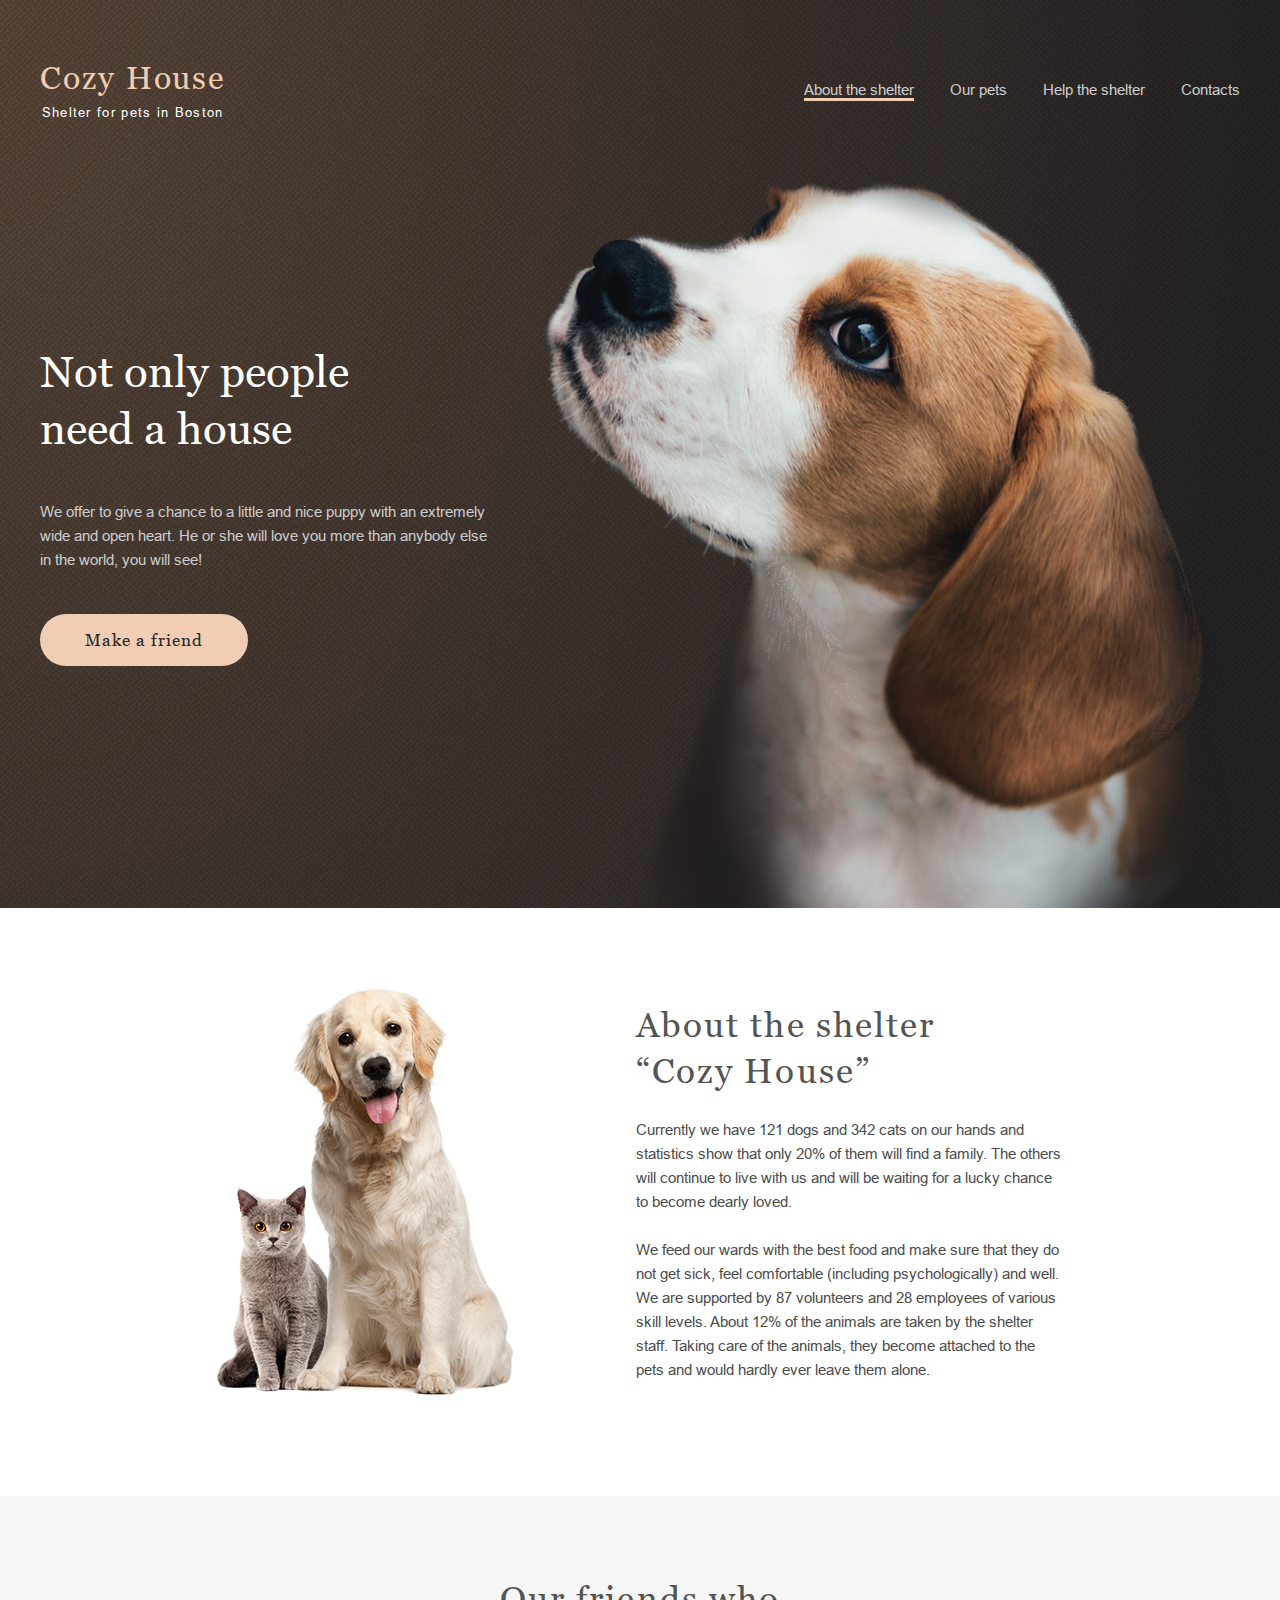
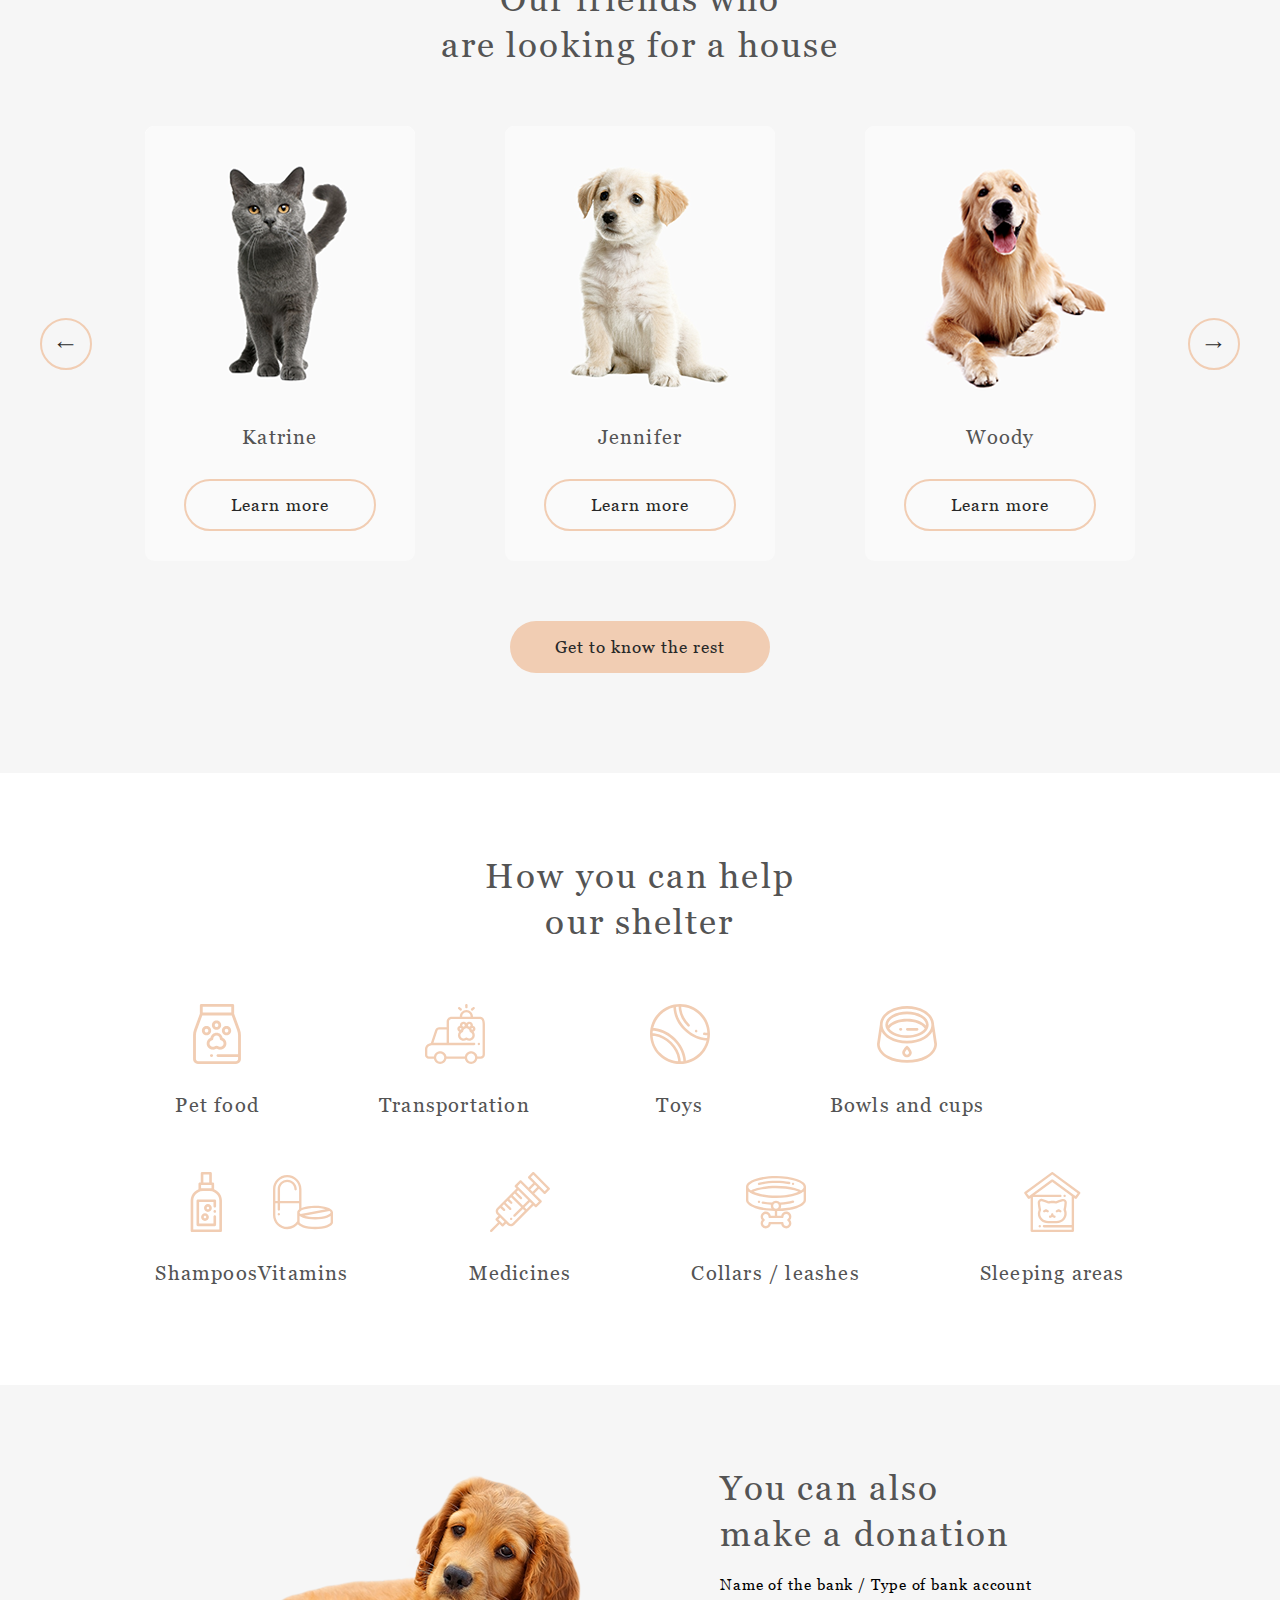
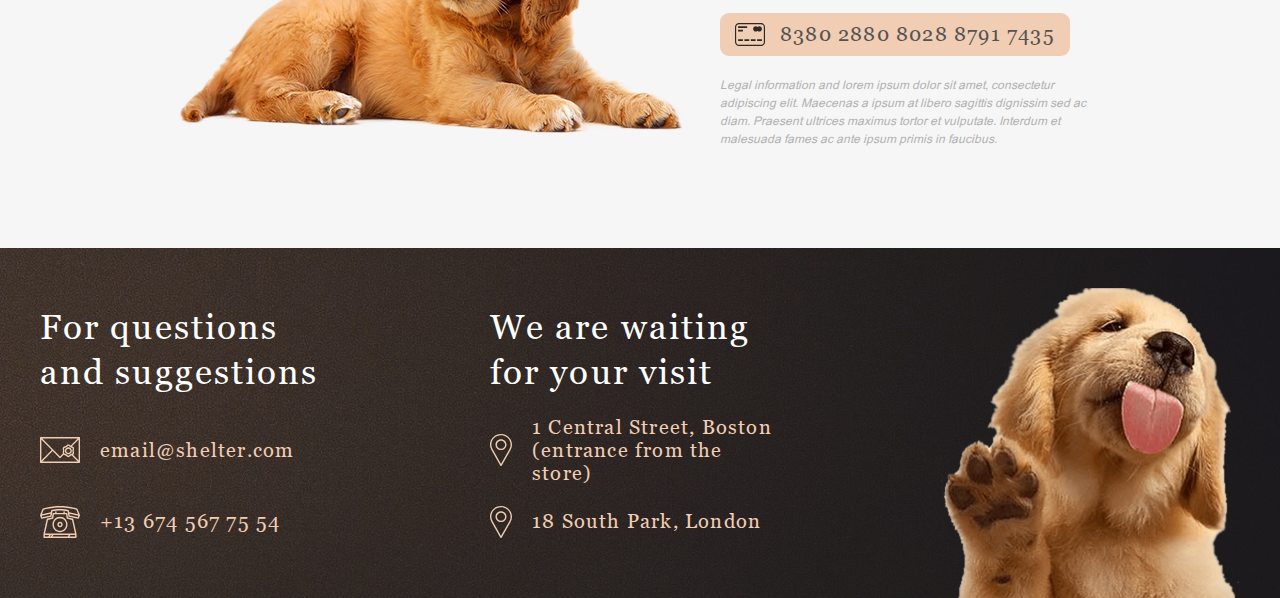
<file: shelter/pages/main/index.html>
<!DOCTYPE html>
<html lang="en">
    <head>
        <meta charset="UTF-8">
        <meta http-equiv="X-UA-Compatible">
        <meta name="viewport" content="width=device-width, initial-scale=1.0">
        <title>Shelter</title>
        <link rel="stylesheet" type="text/css" href="../../assets/styles/normalize.css" />
        <link rel="stylesheet" href="style.css">
        <link rel="icon" href="../../assets/images/favicon.png">
    </head>
    <body>
        <main class="startScreen">
            <header>
                <a class="logo" href="#">
                    <h1 class="title">
                        Cozy House
                    </h1>
                    <span class="subTitle">
                        Shelter for pets in Boston
                    </span>
                </a>
                <nav class="menu">
                    <ul>
                        <li><a href="#" class="active-link">About the shelter</a></li>
                        <li><a href="#pets">Our pets</a></li>
                        <li><a href="#help">Help the shelter</a></li>
                        <li><a href="#contacts">Contacts</a></li>
                    </ul>
                  </nav>
            </header>
            <div class="startScreenContent">
                <div class="content">
                    <h2>
                        Not only people <br /> need a house
                    </h2>
                    <p class="subheading">
                        We offer to give a chance to a little and nice puppy with an extremely <br /> wide and open heart. He or she will love you more than anybody else <br /> in the world, you will see!
                    </p>
                    <a href="#pets" class="button_primary">
                        Make a friend
                    </a>
                </div>
                <div class="contentImg">
                    <img src="../../assets/images/start-screen-puppy.png" alt="puppy" />
                </div>
            </div>
        </main>
        <section id="about">
            <div class="aboutContent">
                <div class="aboutContentImg">
                    <img src="../../assets/images/about-pets.png" alt="about-pets">
                </div>
                <div class="aboutContent_content">
                    <h3>
                        About the shelter <br /> &ldquo;Cozy House&rdquo;
                    </h3>
                    <p>
                        Currently we have 121 dogs and 342 cats on our hands and statistics show that only 20% of them will find a family. The others will continue to live with us and will be waiting for a lucky chance to become dearly loved.
                    </p>
                    <p>
                        We feed our wards with the best food and make sure that they do not get sick, feel comfortable (including psychologically) and well. We are supported by 87 volunteers and 28 employees of various skill levels. About 12% of the animals are taken by the shelter staff. Taking care of the animals, they become attached to the pets and would hardly ever leave them alone.
                    </p>
                </div>
            </div>
        </section>
        <section id="pets">
            <div class="petsContent">
                <div class="heading">
                    <h3>
                        Our friends who <br /> are looking for a house
                    </h3>
                </div>
                <div class="sliderWrapper">
                    <div class="arrWrapper">
                        <button class="button_secondary">
                            &larr;                              
                        </button>
                    </div>
                    <div class="slides">
                        <div class="card">
                            <img src="../../assets/images/pets-katrine.png" alt="katrine">
                            <p class="petName">Katrine</p>
                            <button class="button_secondary">
                                Learn more
                            </button>
                        </div>
                        <div class="card">
                            <img src="../../assets/images/pets-jennifer.png" alt="jennifer">
                            <p class="petName">Jennifer</p>
                            <button class="button_secondary">
                                Learn more
                            </button>
                        </div>
                        <div class="card">
                            <img src="../../assets/images/pets-woody.png" alt="woody">
                            <p class="petName">Woody</p>
                            <button class="button_secondary">
                                Learn more
                            </button>
                        </div>
                    </div>
                    <div class="arrWrapper">
                        <button class="button_secondary">
                            &rarr;                               
                        </button>
                    </div>
                </div>
                <a href="../pets/index.html#pets-page" class="button_primary">
                    Get to know the rest
                </a>
            </div>
        </section>
        <section id="help">
            <div class="help-content">
                <div class="heading">
                    <h3>
                        How you can help <br /> our shelter
                    </h3>
                </div>
                <div class="list">
                    <div class="item">
                        <svg width="60" height="60" viewBox="0 0 60 60" fill="none" xmlns="http://www.w3.org/2000/svg">
                            <path d="M52.8978 25.4978L47.1429 9.7473V1.42852C47.1429 0.639609 46.5032 0 45.7144 0H14.2858C13.4969 0 12.8573 0.639727 12.8573 1.42852V9.74719L7.10214 25.4978C6.41927 27.3636 6.07039 29.335 6.07147 31.3219V55.0765C6.07147 57.7913 8.28011 60 10.995 60H49.005C51.7199 60 53.9285 57.7913 53.9285 55.0765V31.3219C53.9285 29.329 53.5817 27.3694 52.8978 25.4978ZM15.7142 2.85715H44.2857V8.57145H15.7142V2.85715ZM51.0715 50.1321H30.9077C30.1188 50.1321 29.4792 50.7718 29.4792 51.5606C29.4792 52.3495 30.1189 52.9891 30.9077 52.9891H51.0715V55.0763C51.0715 56.2157 50.1445 57.1427 49.005 57.1427H10.995C9.85558 57.1427 8.92862 56.2158 8.92862 55.0763V31.3219C8.92774 29.6695 9.21788 28.03 9.78573 26.4783L15.2848 11.4286H44.7152L50.2142 26.4783C50.7821 28.03 51.0722 29.6695 51.0714 31.3219L51.0715 50.1321Z" fill="#F1CDB3"/>
                            <path d="M35.6169 33.805C35.1505 30.8772 32.6078 28.632 29.5505 28.632C26.4932 28.632 23.9504 30.8772 23.484 33.805C21.067 34.7989 19.4857 37.2756 19.6899 39.9659C19.9175 42.9637 22.3506 45.392 25.349 45.6148C26.5071 45.7011 27.6572 45.4628 28.6751 44.9259C29.2315 44.6328 29.8697 44.6326 30.4256 44.926C31.3085 45.3908 32.2914 45.6331 33.2891 45.632C33.4429 45.632 33.5974 45.6263 33.7516 45.6149C36.7502 45.3923 39.1832 42.9638 39.411 39.966C39.6152 37.2756 38.0339 34.7989 35.6169 33.805ZM36.562 39.7495C36.4405 41.35 35.1415 42.6466 33.5402 42.7655C32.9176 42.8126 32.3013 42.6851 31.7586 42.3986C31.0781 42.0394 30.3201 41.8517 29.5506 41.8517C28.781 41.8517 28.0231 42.0394 27.3425 42.3986C26.7999 42.6849 26.1849 42.8123 25.5608 42.7655C23.9597 42.6467 22.6606 41.3501 22.5391 39.7495C22.4143 38.1062 23.5296 36.6124 25.1331 36.2746C25.4588 36.206 25.7503 36.0259 25.9573 35.7653C26.1643 35.5047 26.2739 35.18 26.2671 34.8473L26.2648 34.775C26.2648 32.9632 27.7386 31.4893 29.5505 31.4893C31.3623 31.4893 32.8362 32.9632 32.8362 34.7698L32.834 34.8473C32.827 35.1801 32.9366 35.5048 33.1436 35.7654C33.3507 36.026 33.6423 36.2061 33.968 36.2746C35.5717 36.6124 36.6868 38.1062 36.562 39.7495Z" fill="#F1CDB3"/>
                            <path d="M29.5506 25.7751C32.1108 25.7751 34.1934 23.6924 34.1934 21.1322C34.1934 18.572 32.1108 16.4893 29.5506 16.4893C26.9904 16.4893 24.9077 18.5721 24.9077 21.1322C24.9077 23.6923 26.9906 25.7751 29.5506 25.7751ZM29.5506 19.3465C30.5353 19.3465 31.3363 20.1475 31.3363 21.1322C31.3363 22.1169 30.5353 22.9179 29.5506 22.9179C28.5659 22.9179 27.7649 22.1169 27.7649 21.1322C27.7649 20.1475 28.566 19.3465 29.5506 19.3465Z" fill="#F1CDB3"/>
                            <path d="M24.1935 26.6561C24.1935 24.0959 22.1107 22.0132 19.5506 22.0132C16.9905 22.0132 14.9078 24.096 14.9078 26.6561C14.9078 29.2162 16.9904 31.2989 19.5506 31.2989C22.1108 31.2989 24.1935 29.2162 24.1935 26.6561ZM19.5506 28.4418C18.5659 28.4418 17.7649 27.6408 17.7649 26.6561C17.7649 25.6714 18.5659 24.8704 19.5506 24.8704C20.5353 24.8704 21.3363 25.6714 21.3363 26.6561C21.3363 27.6408 20.5352 28.4418 19.5506 28.4418Z" fill="#F1CDB3"/>
                            <path d="M39.5506 22.0131C36.9904 22.0131 34.9077 24.0959 34.9077 26.656C34.9077 29.216 36.9906 31.2988 39.5506 31.2988C42.1107 31.2988 44.1934 29.2162 44.1934 26.656C44.1934 24.0958 42.1107 22.0131 39.5506 22.0131ZM39.5506 28.4418C38.5658 28.4418 37.7649 27.6408 37.7649 26.6561C37.7649 25.6714 38.5659 24.8704 39.5506 24.8704C40.5353 24.8704 41.3363 25.6714 41.3363 26.6561C41.3363 27.6408 40.5353 28.4418 39.5506 28.4418Z" fill="#F1CDB3"/>
                            <path d="M24.6934 50.1322H24.3465C23.5576 50.1322 22.918 50.7719 22.918 51.5607C22.918 52.3496 23.5577 52.9892 24.3465 52.9892H24.6934C25.4823 52.9892 26.1219 52.3495 26.1219 51.5607C26.122 50.7719 25.4824 50.1322 24.6934 50.1322Z" fill="#F1CDB3"/>
                        </svg>
                        <p>
                            Pet food
                        </p>
                    </div>
                    <div class="item">
                        <svg width="61" height="60" viewBox="0 0 61 60" fill="none" xmlns="http://www.w3.org/2000/svg">
                            <path d="M56.0044 12.7115H48.9814V12.5095C48.9814 8.87665 46.026 5.92118 42.3932 5.92118C38.7603 5.92118 35.8049 8.87665 35.8049 12.5095V12.7115H27.5571C24.8414 12.7115 22.6321 14.9209 22.6321 17.6365V23.2009H15.2458C13.4838 23.2009 11.9176 24.2562 11.2558 25.8893C11.2462 25.9133 11.2373 25.9375 11.2291 25.962L6.96808 38.8689C6.9294 38.8919 6.88007 38.9191 6.81866 38.9498C6.57503 39.0714 6.11929 39.2568 5.33507 39.4484C4.09062 39.7499 2.9839 40.4616 2.19323 41.4688C1.40255 42.4759 0.973964 43.72 0.976513 45.0004V51.0987C0.976513 53.1406 2.63765 54.8018 4.67952 54.8018L9.90374 54.802C10.4553 57.7562 13.0514 59.9999 16.1632 59.9999C19.2749 59.9999 21.8709 57.7561 22.4226 54.8021L40.8472 54.8024C41.3989 57.7564 43.9949 59.9999 47.1066 59.9999C50.2181 59.9999 52.8141 57.7565 53.3659 54.8026L56.6836 54.8027C59.2232 54.8027 60.9294 53.0963 60.9294 50.5568V20.08C60.9294 13.4295 57.4851 12.7115 56.0044 12.7115ZM38.1486 12.5095C38.1486 10.169 40.0527 8.26493 42.3932 8.26493C44.7336 8.26493 46.6377 10.169 46.6377 12.5095V12.7115H38.1486V12.5095ZM13.4413 26.7379C13.591 26.3833 13.8422 26.0809 14.1632 25.8686C14.4842 25.6563 14.8609 25.5436 15.2457 25.5447H22.6319V38.8266H9.45022L13.4413 26.7379ZM16.1632 57.6562C13.9435 57.6562 12.1377 55.8504 12.1377 53.6307C12.1377 53.6033 12.1392 53.5762 12.1398 53.5488C12.1406 53.5069 12.1408 53.465 12.143 53.4234C12.1433 53.4168 12.1441 53.4104 12.1445 53.4038C12.2626 51.2894 14.02 49.6052 16.1632 49.6052C18.1026 49.6052 19.7262 50.9841 20.105 52.8129L20.1067 52.82C20.1194 52.882 20.1305 52.9445 20.1403 53.0076L20.1422 53.018C20.1492 53.0638 20.1544 53.1101 20.1598 53.1564C20.1622 53.1775 20.1656 53.1983 20.1677 53.2194C20.1714 53.2554 20.1734 53.2921 20.176 53.3285C20.1784 53.3602 20.1817 53.3916 20.1833 53.4235C20.185 53.4563 20.185 53.4896 20.1858 53.5226C20.1867 53.5586 20.1885 53.5944 20.1885 53.6306C20.1887 55.8504 18.3828 57.6562 16.1632 57.6562ZM47.1066 57.6562C44.8869 57.6562 43.081 55.8504 43.081 53.6307C43.081 53.5783 43.083 53.5263 43.085 53.4743C43.0856 53.4576 43.0855 53.4405 43.0863 53.4238C43.0883 53.3852 43.0921 53.3471 43.0951 53.3088C43.0975 53.2791 43.0989 53.2491 43.1019 53.2196C43.1032 53.207 43.1053 53.1947 43.1066 53.1823C43.1202 53.06 43.1386 52.939 43.163 52.8203C43.1637 52.8168 43.1646 52.8134 43.1654 52.8099C43.5455 50.9826 45.168 49.6053 47.1066 49.6053C47.6614 49.6053 48.1905 49.7181 48.6719 49.9222C50.1163 50.5341 51.1319 51.966 51.1319 53.6308C51.1319 55.8504 49.3262 57.6562 47.1066 57.6562ZM56.6836 52.4588L53.3678 52.4587C53.3639 52.4379 53.3589 52.4175 53.3548 52.3968C53.3272 52.2591 53.2954 52.1222 53.2595 51.9864C53.2435 51.927 53.2267 51.8679 53.209 51.809C53.198 51.7724 53.1872 51.7358 53.1757 51.6994C53.156 51.6382 53.1353 51.5772 53.1137 51.5166C53.1022 51.4842 53.0913 51.4513 53.0793 51.4191C53.0531 51.3492 53.0257 51.2799 52.997 51.211C52.988 51.1892 52.9798 51.1669 52.9705 51.1452C52.9318 51.0542 52.891 50.9641 52.8482 50.875C52.8428 50.8639 52.8369 50.8532 52.8315 50.8422C52.7941 50.7656 52.7552 50.6897 52.7148 50.6146C52.6999 50.5871 52.6841 50.5602 52.6689 50.5329C52.6367 50.4749 52.6036 50.4175 52.5696 50.3606C52.5511 50.3297 52.5319 50.2995 52.5128 50.2689C52.4605 50.1846 52.4061 50.1016 52.3495 50.0201C52.2939 49.9395 52.2365 49.8602 52.1773 49.7821C52.1403 49.7337 52.1026 49.6858 52.0643 49.6385C52.0414 49.6102 52.0189 49.5819 51.9956 49.554C51.9539 49.5043 51.9114 49.4553 51.8682 49.4069C51.8469 49.383 51.8262 49.3585 51.8045 49.3349C51.7507 49.2763 51.6958 49.2188 51.6398 49.1623C51.6278 49.1501 51.6163 49.1374 51.6041 49.1253C51.535 49.0563 51.4644 48.989 51.3922 48.9233C51.3769 48.9092 51.3608 48.896 51.3452 48.882C51.2887 48.8315 51.2316 48.7815 51.1732 48.7329C51.1476 48.7116 51.1213 48.6912 51.0954 48.6704C51.046 48.6304 50.996 48.5911 50.9455 48.5525C50.9157 48.53 50.8856 48.5081 50.8555 48.4861C50.7281 48.3927 50.5972 48.3043 50.463 48.221C50.4302 48.2004 50.3973 48.1802 50.364 48.1602C50.3121 48.1292 50.2596 48.0993 50.2068 48.0698C50.1743 48.0516 50.1419 48.0331 50.1091 48.0155C50.0517 47.9847 49.9935 47.9553 49.935 47.9262C49.9059 47.9117 49.8772 47.8966 49.8479 47.8826C49.7713 47.8461 49.694 47.8111 49.616 47.7776C49.6041 47.7725 49.5923 47.7667 49.5803 47.7616C49.4896 47.7233 49.398 47.6871 49.3056 47.6531C49.2792 47.6433 49.2524 47.6348 49.2258 47.6254C49.1594 47.602 49.093 47.5789 49.0257 47.5575C48.9905 47.5464 48.9548 47.5363 48.9193 47.5258C48.8597 47.5081 48.7999 47.4906 48.7396 47.4746C48.7009 47.4643 48.662 47.4549 48.623 47.4453C48.5245 47.421 48.4254 47.3992 48.3259 47.3798C48.2669 47.3684 48.2078 47.3578 48.1485 47.348C48.1078 47.3413 48.0671 47.3345 48.0262 47.3287C47.9646 47.3199 47.9028 47.3121 47.841 47.3051C47.8017 47.3006 47.7626 47.2956 47.7231 47.2919C47.6545 47.2856 47.5859 47.2803 47.5172 47.2762C47.4835 47.2741 47.4503 47.271 47.4165 47.2694C47.3132 47.2643 47.2098 47.2617 47.1064 47.2615C47.0025 47.2615 46.8991 47.2645 46.7964 47.2694C46.7626 47.271 46.7292 47.2741 46.6956 47.2762C46.6268 47.2806 46.5581 47.2853 46.4899 47.2919C46.4503 47.2958 46.4112 47.3007 46.3718 47.3052C46.3099 47.3124 46.2482 47.3199 46.1869 47.3288C46.1459 47.3348 46.105 47.3415 46.0642 47.3483C45.9641 47.3649 45.8644 47.3838 45.7651 47.4049C45.7068 47.4175 45.6486 47.431 45.5906 47.4453C45.5512 47.4549 45.512 47.4645 45.473 47.4748C45.4132 47.4906 45.354 47.5079 45.295 47.5254C45.2589 47.5362 45.2225 47.5464 45.1867 47.5578C45.121 47.5788 45.0556 47.601 44.9906 47.6242C44.9627 47.6341 44.9345 47.6431 44.9067 47.6534C44.8146 47.6874 44.7234 47.7233 44.6334 47.7613C44.6185 47.7677 44.604 47.7747 44.5891 47.7812C44.514 47.8136 44.4395 47.847 44.3659 47.8822C44.3348 47.897 44.3045 47.913 44.2737 47.9283C44.2172 47.9566 44.1607 47.9849 44.1051 48.0147C44.0708 48.0331 44.0369 48.0524 44.003 48.0715C43.9518 48.1001 43.901 48.1293 43.8506 48.1592C43.7321 48.2304 43.6158 48.3051 43.5019 48.3833C43.4545 48.416 43.4076 48.4494 43.3611 48.4835C43.3291 48.5068 43.297 48.53 43.2655 48.5539C43.2173 48.5904 43.1701 48.6281 43.123 48.6659C43.0946 48.6888 43.0659 48.711 43.0379 48.7343C42.9838 48.7795 42.9308 48.826 42.8782 48.8727C42.8586 48.8901 42.8386 48.9069 42.8193 48.9244C42.7481 48.9892 42.6785 49.0556 42.6104 49.1235C42.5932 49.1406 42.5769 49.1587 42.5598 49.176C42.5093 49.2276 42.4591 49.2795 42.4103 49.3328C42.3859 49.3595 42.3623 49.387 42.3384 49.414C42.2982 49.4594 42.2583 49.5049 42.2194 49.5514C42.1941 49.5817 42.1694 49.6126 42.1447 49.6434C42.1086 49.6881 42.073 49.7331 42.0381 49.7788C41.9544 49.889 41.8742 50.0018 41.7975 50.1169C41.7655 50.165 41.7346 50.2137 41.704 50.2627C41.683 50.2962 41.6618 50.3296 41.6415 50.3635C41.6099 50.4161 41.5796 50.4695 41.5496 50.5232C41.5321 50.5545 41.5139 50.5854 41.4968 50.6172C41.4607 50.684 41.4264 50.752 41.3927 50.8202C41.3832 50.8394 41.373 50.858 41.3638 50.8774C41.3216 50.965 41.2815 51.0536 41.2434 51.143C41.2318 51.1703 41.2214 51.1982 41.2102 51.2258C41.1843 51.2889 41.1587 51.3523 41.1348 51.4165C41.1214 51.4524 41.1094 51.4887 41.0966 51.5247C41.0764 51.5817 41.057 51.6389 41.0384 51.6964C41.0258 51.7355 41.0142 51.7751 41.0024 51.8146C40.9736 51.911 40.9471 52.008 40.923 52.1056C40.9091 52.162 40.8961 52.2187 40.8837 52.2758C40.8746 52.3171 40.8657 52.3585 40.8575 52.4001C40.8537 52.4198 40.8489 52.4391 40.8452 52.4588L22.4241 52.4585C22.4202 52.4382 22.4154 52.4181 22.4114 52.3979C22.4035 52.3578 22.3949 52.3181 22.3863 52.2783C22.3523 52.1215 22.3122 51.9659 22.2662 51.8122C22.2548 51.774 22.2435 51.7358 22.2314 51.6978C22.2124 51.6389 22.1926 51.5804 22.1719 51.5221C22.1596 51.4872 22.1477 51.452 22.1348 51.4174C22.1104 51.3522 22.0848 51.2875 22.0581 51.2232C22.0473 51.1967 22.0372 51.1697 22.026 51.1435C21.9878 51.0538 21.9476 50.965 21.9053 50.8771C21.8967 50.8594 21.8873 50.8423 21.8787 50.8247C21.8444 50.7548 21.8089 50.6855 21.772 50.6169C21.7554 50.5859 21.7376 50.5556 21.7203 50.525C21.6899 50.4707 21.6593 50.4166 21.6273 50.3634C21.6071 50.3297 21.5862 50.2968 21.5654 50.2636C21.5347 50.2143 21.5034 50.1654 21.4713 50.1169C21.3946 50.0019 21.3144 49.8893 21.2309 49.7792C21.196 49.7335 21.1604 49.6885 21.1243 49.6438C21.0995 49.613 21.0748 49.582 21.0494 49.5516C21.0105 49.5055 20.971 49.4598 20.9309 49.4147C20.9067 49.3876 20.883 49.3599 20.8585 49.3331C20.8103 49.2803 20.7606 49.2289 20.7105 49.1778C20.693 49.1599 20.6762 49.1413 20.6584 49.1238C20.5904 49.0559 20.5209 48.9897 20.4499 48.925C20.4302 48.907 20.4096 48.89 20.3897 48.8722C20.3376 48.8255 20.2848 48.7798 20.2312 48.7349C20.2029 48.7114 20.1738 48.6888 20.1451 48.6657C20.0985 48.6282 20.0516 48.5908 20.0038 48.5546C19.972 48.5304 19.9397 48.5071 19.9075 48.4836C19.8612 48.4497 19.8145 48.4165 19.7674 48.3838C19.6868 48.3285 19.6049 48.2749 19.5219 48.2232C19.4875 48.2016 19.4528 48.1803 19.418 48.1594C19.3679 48.1296 19.3174 48.1006 19.2666 48.0722C19.2323 48.053 19.1982 48.0336 19.1635 48.0151C19.1082 47.9856 19.0525 47.957 18.9963 47.9293C18.9651 47.9137 18.9343 47.8975 18.9028 47.8824C18.8301 47.8478 18.7567 47.8146 18.6827 47.7827C18.6669 47.7758 18.6514 47.7683 18.6355 47.7615C18.5454 47.7234 18.4544 47.6875 18.3626 47.6536C18.3343 47.6432 18.3056 47.6341 18.2771 47.624C18.2127 47.601 18.1478 47.579 18.0826 47.558C18.0465 47.5465 18.0098 47.5362 17.9734 47.5254C17.9146 47.5078 17.8556 47.491 17.7963 47.4751C17.7571 47.4646 17.7176 47.455 17.6781 47.4454C17.5217 47.4067 17.3639 47.3743 17.2049 47.3484C17.1641 47.3417 17.1233 47.3349 17.0822 47.3289C17.0206 47.3202 16.9589 47.3123 16.8971 47.3054C16.8579 47.3008 16.8187 47.2959 16.7792 47.292C16.7107 47.2857 16.6421 47.2805 16.5734 47.2763C16.5397 47.2742 16.5064 47.2711 16.4727 47.2695C16.3694 47.2644 16.266 47.2618 16.1626 47.2617C16.0587 47.2617 15.9554 47.2646 15.8525 47.2695C15.8188 47.2711 15.7854 47.2742 15.7517 47.2763C15.683 47.2808 15.6143 47.2854 15.5461 47.292C15.5065 47.2959 15.4672 47.3008 15.4278 47.3054C15.3662 47.3123 15.3046 47.3202 15.2432 47.3289C15.2019 47.3349 15.161 47.3417 15.1201 47.3484C15.02 47.3648 14.9203 47.3837 14.8212 47.405C14.763 47.4175 14.7053 47.431 14.6476 47.4452C14.6079 47.4549 14.568 47.4646 14.5287 47.4751C14.4698 47.4909 14.4112 47.5076 14.3529 47.5251C14.3161 47.536 14.2791 47.5465 14.2425 47.558C14.178 47.5784 14.1143 47.6007 14.0507 47.6231C14.0212 47.6334 13.9916 47.6429 13.9624 47.6536C13.8708 47.6875 13.7801 47.7231 13.6905 47.761C13.6724 47.7687 13.6547 47.7773 13.6366 47.7851C13.565 47.8162 13.4938 47.8481 13.4235 47.8817C13.3907 47.8974 13.3585 47.9143 13.326 47.9306C13.2712 47.9577 13.2168 47.9855 13.1628 48.0142C13.1272 48.0333 13.0922 48.0534 13.0569 48.0732C13.0072 48.1011 12.9576 48.1292 12.9088 48.1585C12.8252 48.2086 12.7427 48.2604 12.6614 48.3141C12.6262 48.3373 12.5913 48.3608 12.5566 48.3847C12.5107 48.4163 12.4655 48.4488 12.4203 48.4816C12.3869 48.506 12.3533 48.5302 12.3204 48.5553C12.2743 48.5903 12.2291 48.6263 12.184 48.6625C12.1536 48.6869 12.1229 48.7107 12.0932 48.7356C12.0424 48.7778 11.993 48.8214 11.9436 48.8651C11.9207 48.8854 11.8972 48.9051 11.8745 48.9257C11.8043 48.9898 11.7355 49.0554 11.6681 49.1225C11.6473 49.1433 11.6273 49.1651 11.6067 49.1862C11.56 49.2342 11.5134 49.2822 11.4682 49.3315C11.4418 49.3602 11.4165 49.3899 11.3907 49.4191C11.3525 49.4623 11.3144 49.5056 11.2775 49.5499C11.2508 49.5817 11.2248 49.6143 11.1988 49.6468C11.1641 49.6897 11.13 49.7331 11.0965 49.777C11.0376 49.8544 10.9804 49.9332 10.925 50.0132C10.9007 50.0482 10.8767 50.0835 10.8531 50.1189C10.8223 50.1653 10.7925 50.2123 10.7628 50.2594C10.7408 50.2946 10.7187 50.3295 10.6973 50.3651C10.667 50.4156 10.638 50.467 10.6091 50.5183C10.5903 50.5517 10.571 50.5847 10.5527 50.6185C10.519 50.6817 10.4863 50.7454 10.4546 50.8097C10.4432 50.8327 10.431 50.8552 10.4198 50.8784C10.3781 50.9651 10.3384 51.0529 10.3005 51.1417C10.2876 51.172 10.2762 51.2028 10.2637 51.2333C10.2391 51.2936 10.2146 51.354 10.1919 51.4151C10.178 51.4525 10.1653 51.4904 10.1521 51.5281C10.1326 51.5835 10.1134 51.639 10.0955 51.695C10.0826 51.7352 10.0706 51.7757 10.0585 51.8163C10.0423 51.871 10.0264 51.9258 10.0116 51.9811C9.98547 52.0781 9.96183 52.1757 9.94065 52.2739C9.93151 52.3161 9.92237 52.3581 9.91405 52.4007C9.9103 52.4199 9.90561 52.4389 9.90198 52.4581H4.67952C3.92999 52.4581 3.32026 51.8484 3.32026 51.0987V45.0004C3.31869 44.2451 3.57146 43.5113 4.03784 42.9171C4.50422 42.323 5.15705 41.9032 5.89112 41.7254C6.55897 41.5621 7.13261 41.376 7.60101 41.1705H50.1626C50.8097 41.1705 51.3344 40.6458 51.3344 39.9986C51.3344 39.3515 50.8097 38.8267 50.1626 38.8267H24.9758V17.6365C24.9758 16.2133 26.1339 15.0552 27.5571 15.0552H56.0042C58.2503 15.0552 58.5855 18.2034 58.5855 20.08V50.5567C58.5855 52.2118 57.3939 52.4588 56.6836 52.4588Z" fill="#F1CDB3"/>
                            <path d="M51.4371 24.8147C51.4372 23.2763 50.3567 21.9863 48.9149 21.6615C48.9226 21.5806 48.9287 21.4992 48.9311 21.4169C48.9579 20.4633 48.6017 19.5567 47.9282 18.864C47.2432 18.1596 46.2866 17.7557 45.3034 17.7557C44.1154 17.7557 43.0573 18.3338 42.3948 19.2239C41.7328 18.3338 40.6738 17.7557 39.4831 17.7557C38.5086 17.7557 37.5586 18.1544 36.8767 18.8498C36.1995 19.5402 35.8367 20.4483 35.8552 21.4064C35.8568 21.4923 35.8627 21.5773 35.8703 21.6618C34.4291 21.987 33.3492 23.2766 33.3492 24.8147C33.3492 26.1163 34.1229 27.2399 35.2341 27.7519C34.4513 28.7206 33.9945 29.9464 33.9945 31.2423C33.9945 34.3028 36.4843 36.7927 39.5448 36.7927C40.5529 36.7927 41.537 36.5172 42.3932 36.0051C43.254 36.5202 44.2384 36.7924 45.2415 36.7927C48.302 36.7927 50.7919 34.3028 50.7919 31.2423C50.7919 29.9462 50.3351 28.7206 49.5523 27.7519C50.6636 27.2399 51.4371 26.1163 51.4371 24.8147ZM45.3034 20.0996C45.6574 20.0996 46.0016 20.2448 46.2478 20.4979C46.4762 20.7328 46.597 21.0357 46.5883 21.3508C46.568 22.0692 45.9856 22.6602 45.2898 22.6682C45.1034 22.668 44.9191 22.6279 44.7495 22.5505C44.7285 22.5408 44.7079 22.5304 44.6868 22.5209C44.58 22.4646 44.4823 22.3927 44.3966 22.3077C44.1518 22.0648 44.0177 21.7384 44.0191 21.3885C44.022 20.6778 44.5982 20.0996 45.3034 20.0996ZM38.5498 20.491C38.6712 20.3665 38.8163 20.2677 38.9766 20.2005C39.1369 20.1332 39.3091 20.0988 39.4829 20.0994C40.1903 20.0994 40.7664 20.6762 40.7672 21.3851C40.7681 21.5579 40.7343 21.7291 40.6678 21.8885C40.6013 22.048 40.5035 22.1925 40.3801 22.3135C40.2964 22.3959 40.2013 22.466 40.0978 22.5217C40.0595 22.5391 40.0221 22.5577 39.9843 22.5758C39.8315 22.6389 39.6675 22.6704 39.5023 22.6683C38.7969 22.6567 38.212 22.0704 38.1983 21.3613C38.192 21.0374 38.3169 20.7285 38.5498 20.491ZM35.693 24.8148C35.6929 24.3245 36.0918 23.9257 36.5818 23.9257C37.0722 23.9257 37.4709 24.3245 37.4709 24.8148C37.4709 24.9155 37.4534 25.0118 37.4224 25.1022C37.3931 25.1611 37.3649 25.2207 37.3377 25.2808C37.1809 25.5341 36.9012 25.7038 36.582 25.7038C36.0918 25.7038 35.693 25.305 35.693 24.8148ZM45.2415 34.4492C44.4765 34.4489 43.7368 34.175 43.1561 33.6769C42.9438 33.4945 42.6731 33.3943 42.3932 33.3946C42.1133 33.3944 41.8426 33.4946 41.6303 33.6769C41.0496 34.175 40.3099 34.4489 39.5448 34.4492C37.7767 34.4492 36.3382 33.0107 36.3382 31.2426C36.3382 29.9023 37.1833 28.6919 38.4409 28.2307C38.6472 28.1551 38.8281 28.023 38.9629 27.8495C39.0977 27.676 39.181 27.4681 39.2033 27.2495C39.2362 26.9273 39.3176 26.6118 39.4447 26.3139C39.4865 26.2346 39.5256 26.1537 39.5608 26.0707C39.8716 25.4851 40.3571 25.0108 40.9498 24.7136C41.0008 24.6912 41.0511 24.6676 41.1011 24.6428C41.5085 24.4648 41.9485 24.3731 42.3932 24.3737C42.8513 24.3737 43.2875 24.4692 43.6828 24.6417C43.7327 24.6665 43.7831 24.6899 43.8341 24.7123C44.4279 25.0094 44.9143 25.4843 45.2256 26.0707C45.2608 26.1537 45.2999 26.2346 45.3416 26.3139C45.4688 26.6118 45.5502 26.9273 45.583 27.2495C45.6053 27.4681 45.6886 27.676 45.8235 27.8495C45.9583 28.023 46.1391 28.1551 46.3454 28.2307C47.6031 28.692 48.4481 29.9023 48.4481 31.2426C48.4481 33.0106 47.0097 34.4492 45.2415 34.4492ZM48.2045 25.7038C47.8853 25.7038 47.6056 25.5341 47.4488 25.2808C47.4216 25.2208 47.3933 25.1612 47.364 25.1022C47.3321 25.0097 47.3157 24.9126 47.3155 24.8148C47.3155 24.3245 47.7143 23.9257 48.2046 23.9257C48.6948 23.9257 49.0936 24.3245 49.0936 24.8148C49.0935 25.3049 48.6947 25.7038 48.2045 25.7038Z" fill="#F1CDB3"/>
                            <path d="M56.0193 39.7758C56.0043 39.7007 55.9819 39.6273 55.9526 39.5566C55.9234 39.4857 55.8873 39.4178 55.8448 39.3539C55.8026 39.2897 55.7539 39.23 55.6995 39.1758C55.6452 39.1214 55.5856 39.0727 55.5214 39.0305C55.3933 38.9457 55.25 38.8864 55.0995 38.8559C54.9487 38.8254 54.7933 38.8254 54.6425 38.8559C54.5675 38.8712 54.4936 38.8934 54.4221 38.9227C54.3518 38.952 54.2839 38.9884 54.2206 39.0305C54.1561 39.0727 54.0964 39.1219 54.0425 39.1758C53.9884 39.2297 53.9392 39.2895 53.896 39.3539C53.8538 39.4172 53.8173 39.4852 53.7893 39.5566C53.76 39.627 53.7366 39.7008 53.7225 39.7758C53.7073 39.8508 53.6991 39.9281 53.6991 40.0043C53.6991 40.0803 53.7073 40.1578 53.7225 40.234C53.7366 40.3078 53.76 40.3816 53.7893 40.4531C53.8186 40.5234 53.855 40.5914 53.8971 40.6547C53.9392 40.7191 53.9884 40.7789 54.0425 40.8328C54.0964 40.8867 54.1561 40.9359 54.2206 40.9793C54.2839 41.0215 54.3518 41.0566 54.4221 41.0859C54.4936 41.1152 54.5675 41.1387 54.6425 41.1527C54.7176 41.168 54.7949 41.1762 54.871 41.1762C54.9471 41.1762 55.0246 41.168 55.0995 41.1527C55.1745 41.1387 55.2483 41.1152 55.3186 41.0859C55.3901 41.0566 55.4581 41.0215 55.5214 40.9793C55.5859 40.9359 55.6457 40.8867 55.6995 40.8328C55.7534 40.7789 55.8026 40.7191 55.8448 40.6547C55.8869 40.5914 55.9233 40.5234 55.9526 40.4531C55.9819 40.3816 56.0041 40.3078 56.0193 40.234C56.0346 40.1578 56.0427 40.0803 56.0427 40.0043C56.0427 39.9281 56.0346 39.8508 56.0193 39.7758Z" fill="#F1CDB3"/>
                            <path d="M42.3932 0C41.7461 0 41.2213 0.524648 41.2213 1.17188V3.13359C41.2213 3.78082 41.7461 4.30547 42.3932 4.30547C43.0404 4.30547 43.565 3.7807 43.565 3.13359V1.17188C43.565 0.524648 43.0404 0 42.3932 0Z" fill="#F1CDB3"/>
                            <path d="M37.4562 4.55659L35.8205 3.27234C35.6995 3.1773 35.5609 3.10703 35.4127 3.06555C35.2645 3.02407 35.1096 3.01218 34.9568 3.03057C34.804 3.04896 34.6563 3.09727 34.5222 3.17273C34.3881 3.24819 34.2701 3.34934 34.1751 3.47038C33.7755 3.97944 33.8642 4.71608 34.3731 5.11569L36.0088 6.39995C36.2149 6.56221 36.4695 6.65035 36.7318 6.65015C36.9095 6.65039 37.0849 6.61017 37.2447 6.53253C37.4046 6.45488 37.5446 6.34186 37.6543 6.20202C38.054 5.69284 37.9653 4.9562 37.4562 4.55659Z" fill="#F1CDB3"/>
                            <path d="M50.6113 3.47021C50.2117 2.96115 49.4752 2.87244 48.9659 3.27216L47.3302 4.55642C46.8211 4.95603 46.7324 5.69267 47.1321 6.20185C47.2417 6.34177 47.3818 6.45487 47.5416 6.53254C47.7015 6.61021 47.8769 6.65042 48.0546 6.6501C48.3169 6.65028 48.5716 6.56214 48.7776 6.3999L50.4133 5.11564C50.9224 4.71603 51.0111 3.97939 50.6113 3.47021Z" fill="#F1CDB3"/>
                        </svg>                            
                        <p>
                            Transportation
                        </p>
                    </div>
                    <div class="item">
                        <svg width="60" height="60" viewBox="0 0 60 60" fill="none" xmlns="http://www.w3.org/2000/svg">
                            <path d="M51.2132 8.78672C45.5469 3.1207 38.0133 0 30 0C21.9867 0 14.4531 3.1207 8.78684 8.78672C3.12047 14.4531 0 21.9866 0 30C0 38.0134 3.12047 45.5469 8.78684 51.2133C14.4531 56.8793 21.9867 60 30 60C38.0133 60 45.5469 56.8793 51.2132 51.2133C56.8795 45.5469 60 38.0134 60 30C60 21.9866 56.8795 14.4531 51.2132 8.78672ZM10.6314 49.3685C5.90438 44.6415 3.11918 38.4906 2.67352 31.8832C3.39 31.9077 4.1223 31.9755 4.86223 32.0856C10.1654 32.8733 15.5023 35.7234 19.8894 40.1106C24.2766 44.4979 27.1266 49.8346 27.9144 55.1379C28.0223 55.8586 28.0894 56.5849 28.1154 57.3132C21.7419 56.8775 15.4928 54.2298 10.6314 49.3685ZM30.7262 57.3682C30.7013 56.4931 30.6239 55.6203 30.4946 54.7545C29.6251 48.9019 26.5139 43.046 21.7338 38.2659C16.9538 33.4859 11.098 30.3746 5.2452 29.5051C4.37502 29.3751 3.49781 29.2977 2.61832 29.2732C2.64105 28.3972 2.7048 27.5283 2.8084 26.6682C3.73793 26.6987 4.68246 26.7843 5.62863 26.9248C12.0308 27.8757 18.4055 31.2484 23.5785 36.4213C28.7512 41.5939 32.1239 47.9687 33.075 54.3709C33.2133 55.3004 33.2987 56.237 33.3307 57.1763C32.4661 57.2814 31.5969 57.3455 30.7262 57.3682ZM49.3685 49.3685C45.5416 53.1952 40.8551 55.6504 35.9248 56.7348C35.881 55.8152 35.7912 54.8983 35.6557 53.9877C34.6229 47.0358 30.9889 40.1423 25.4234 34.5766C19.8575 29.0109 12.964 25.3772 6.0123 24.3444C5.0982 24.2082 4.17782 24.1182 3.25465 24.0746L3.2475 24.0805C4.35598 19.0238 6.88301 14.3798 10.6315 10.6314C14.2923 6.97055 18.7399 4.56516 23.4349 3.41402C23.4672 4.49215 23.5632 5.56742 23.7224 6.63422C24.755 13.5859 28.3889 20.4795 33.9546 26.0453C39.5203 31.611 46.4139 35.2447 53.3659 36.2775C54.4358 36.4373 55.5143 36.5334 56.5956 36.5653L56.6073 36.5459C55.4323 41.3595 52.9617 45.7754 49.3685 49.3685ZM57.1071 33.966C56.0064 33.955 54.8814 33.8653 53.7492 33.6972C47.3468 32.7461 40.972 29.3735 35.7993 24.2006C30.6265 19.0277 27.2538 12.6531 26.3029 6.25102C26.1354 5.12379 26.0455 4.00371 26.034 2.90824C26.8999 2.78261 27.7712 2.69826 28.6451 2.65547C28.6431 3.70254 28.7214 4.7775 28.8832 5.8677C29.7527 11.7204 32.8641 17.5763 37.6441 22.3562C38.1534 22.8654 38.9794 22.8654 39.4888 22.3562C39.9981 21.8469 39.9981 21.021 39.4888 20.5114C35.1016 16.1243 32.2516 10.7876 31.4638 5.48426C31.3205 4.51898 31.2499 3.57035 31.2521 2.65055C37.8434 2.94937 44.3467 5.60918 49.3688 10.6315C54.2461 15.5088 57.0565 21.902 57.3623 28.7483C56.4367 28.7503 55.4855 28.6804 54.5159 28.5363C53.8035 28.4305 53.1397 28.9225 53.034 29.635C52.9281 30.3476 53.42 31.0109 54.1325 31.1167C55.21 31.2768 56.2729 31.3569 57.3083 31.3569C57.3252 31.3569 57.3417 31.356 57.3586 31.356C57.316 32.2295 57.2321 33.1004 57.1071 33.966Z" fill="#F1CDB3"/>
                            <path d="M46.1517 25.775C45.8059 25.7756 45.4744 25.9131 45.2296 26.1573C44.9854 26.4021 44.848 26.7336 44.8474 27.0793C44.8474 27.4224 44.9857 27.7589 45.2296 28.0015C45.4721 28.2442 45.8087 28.3836 46.1517 28.3836C46.4947 28.3836 46.8313 28.2442 47.0739 28.0015C47.3176 27.7563 47.4549 27.425 47.456 27.0793C47.456 26.7363 47.3164 26.3998 47.0739 26.1573C46.829 25.9131 46.4975 25.7756 46.1517 25.775Z" fill="#F1CDB3"/>
                        </svg>                            
                        <p>
                            Toys
                        </p>
                    </div>
                    <div class="item">
                        <svg width="60" height="60" viewBox="0 0 60 60" fill="none" xmlns="http://www.w3.org/2000/svg">
                            <path d="M59.985 39.8551L57.1255 20.6441C57.0792 15.0657 53.693 9.89303 47.8159 6.43765C42.9483 3.57605 36.6213 2 30.0001 2C23.3786 2 17.0515 3.57605 12.1838 6.43765C6.3069 9.89303 2.92054 15.0657 2.87437 20.6441L0.0148828 39.8551C0.00503905 39.9216 0 39.9887 0 40.056C0 45.7049 3.76452 50.936 10.3284 54.408C15.7022 57.2504 22.6883 58.8158 30.0001 58.8158C37.3116 58.8158 44.2978 57.2504 49.6716 54.408C56.2354 50.936 60 45.7049 60 40.056C59.9999 39.9888 59.9949 39.9216 59.985 39.8551ZM13.5668 8.78995C18.0215 6.17105 23.8576 4.72871 30.0001 4.72871C36.1424 4.72871 41.9785 6.17105 46.4331 8.78995C51.4956 11.7663 54.3993 16.1293 54.3993 20.7599C54.3993 25.3906 51.4957 29.7535 46.4332 32.7299C41.9785 35.3488 36.1424 36.7911 30.0001 36.7911C23.8577 36.7911 18.0215 35.3488 13.5669 32.7299C8.5044 29.7536 5.60073 25.3906 5.60073 20.7599C5.60073 16.1293 8.50428 11.7664 13.5668 8.78995ZM48.3956 51.996C43.4079 54.6342 36.875 56.0871 30.0001 56.0871C23.125 56.0871 16.592 54.6342 11.6044 51.996C6.00374 49.0333 2.77453 44.7218 2.72917 40.1535L4.60757 27.5342C6.17225 30.4612 8.75283 33.0645 12.1841 35.0819C17.0517 37.9434 23.3787 39.5195 30.0001 39.5195C36.6213 39.5195 42.9485 37.9434 47.816 35.0819C51.2473 33.0645 53.8279 30.461 55.3925 27.5342L57.2709 40.1535C57.2255 44.7219 53.9963 49.0335 48.3956 51.996Z" fill="#F1CDB3"/>
                            <path d="M30.0001 34.0618C39.3534 34.0618 47.6079 30.4427 50.5397 25.0569C51.29 23.6803 51.6707 22.2344 51.6707 20.7599C51.6707 17.0676 49.3194 13.652 45.0502 11.1422C41.0085 8.76631 35.6637 7.45791 30.0001 7.45791C24.3366 7.45791 18.9916 8.76643 14.9501 11.1423C10.6807 13.6521 8.32945 17.0676 8.32945 20.76C8.32945 22.2347 8.70996 23.6804 9.46008 25.0563C12.3923 30.4427 20.6467 34.0618 30.0001 34.0618ZM30.0001 31.3332C22.1546 31.3332 15.0282 28.5145 12.2557 24.4006C15.0293 20.2891 22.1568 17.4732 30.0001 17.4732C37.8435 17.4732 44.9711 20.2891 47.7446 24.4008C44.9726 28.5145 37.8458 31.3332 30.0001 31.3332ZM11.0579 20.76C11.058 18.0744 12.9313 15.4942 16.3328 13.4945C19.9617 11.3613 24.8154 10.1865 30 10.1865C35.1845 10.1865 40.0384 11.3613 43.6672 13.4946C47.0687 15.4942 48.9421 18.0743 48.9421 20.76C48.9421 20.9993 48.9259 21.238 48.896 21.4761C45.1332 17.3699 37.9658 14.7446 30 14.7446C22.0342 14.7446 14.8669 17.37 11.1041 21.4761C11.0738 21.2386 11.0584 20.9994 11.0579 20.76Z" fill="#F1CDB3"/>
                            <path d="M30 41.7701C29.8155 41.7701 29.6329 41.8076 29.4633 41.8801C29.2936 41.9527 29.1405 42.059 29.0131 42.1924C28.1243 43.1235 25.225 46.3365 25.225 48.5916C25.225 51.2246 27.367 53.3666 30 53.3666C32.633 53.3666 34.775 51.2246 34.775 48.5916C34.775 46.3365 31.8756 43.1235 30.987 42.1924C30.8595 42.059 30.7064 41.9527 30.5368 41.8801C30.3671 41.8076 30.1845 41.7701 30 41.7701ZM30 50.6381C28.8716 50.6381 27.9536 49.7201 27.9536 48.5917C27.9536 47.986 28.9058 46.5224 30 45.1941C31.0943 46.5226 32.0465 47.986 32.0465 48.5917C32.0465 49.7201 31.1284 50.6381 30 50.6381Z" fill="#F1CDB3"/>
                            <path d="M23.8843 23.8977H23.4637C22.7102 23.8977 22.0994 24.5085 22.0994 25.262C22.0994 26.0155 22.7102 26.6263 23.4637 26.6263H23.8843C24.6378 26.6263 25.2486 26.0155 25.2486 25.262C25.2486 24.5085 24.6378 23.8977 23.8843 23.8977Z" fill="#F1CDB3"/>
                            <path d="M40.074 23.8977H30.342C29.5884 23.8977 28.9777 24.5085 28.9777 25.262C28.9777 26.0155 29.5884 26.6263 30.342 26.6263H40.074C40.8275 26.6263 41.4383 26.0155 41.4383 25.262C41.4383 24.5085 40.8275 23.8977 40.074 23.8977Z" fill="#F1CDB3"/>
                        </svg>                                                       
                        <p>
                            Bowls and cups
                        </p>
                    </div>
                    <div class="item">
                        <svg width="60" height="60" viewBox="0 0 60 60" fill="none" xmlns="http://www.w3.org/2000/svg">
                            <path d="M37.1303 17.1814V11.7391C37.1303 11.0188 36.5463 10.4348 35.826 10.4348H34.8477V1.3043C34.8477 0.583945 34.2637 0 33.5434 0H25.0651C24.3448 0 23.7608 0.583945 23.7608 1.3043V10.4347H22.7825C22.0622 10.4347 21.4782 11.0187 21.4782 11.739V17.1813C16.8977 19.0078 13.6521 23.4879 13.6521 28.712V58.6956C13.6521 59.4159 14.236 59.9999 14.9564 59.9999H43.6521C44.3725 59.9999 44.9564 59.4159 44.9564 58.6956V28.7121C44.9563 23.4879 41.7107 19.0078 37.1303 17.1814ZM26.3694 2.60871H32.239V10.4348H26.3694V2.60871ZM24.0867 13.0434H34.5214V16.3043H24.0867V13.0434ZM42.3476 57.3913H16.2607V28.7121C16.2607 23.3088 20.6565 18.913 26.0597 18.913H32.5486C37.9519 18.913 42.3476 23.3088 42.3476 28.7121V57.3913Z" fill="#F1CDB3"/>
                            <path d="M37.7825 27.3913H20.8259C20.1056 27.3913 19.5216 27.9752 19.5216 28.6956V52.826C19.5216 53.5464 20.1056 54.1303 20.8259 54.1303H37.7825C38.5028 54.1303 39.0868 53.5464 39.0868 52.826V44.6287C39.0868 43.9084 38.5028 43.3244 37.7825 43.3244C37.0621 43.3244 36.4782 43.9084 36.4782 44.6287V51.5217H22.1303V30H36.4782V34.1287C36.4782 34.8491 37.0621 35.433 37.7825 35.433C38.5028 35.433 39.0868 34.8491 39.0868 34.1287V28.6957C39.0868 27.9752 38.5028 27.3913 37.7825 27.3913Z" fill="#F1CDB3"/>
                            <path d="M37.7824 38.0645C37.0621 38.0645 36.4781 38.6484 36.4781 39.3688V39.4992C36.4781 40.2195 37.0621 40.8035 37.7824 40.8035C38.5028 40.8035 39.0867 40.2195 39.0867 39.4992V39.3688C39.0867 38.6484 38.5028 38.0645 37.7824 38.0645Z" fill="#F1CDB3"/>
                            <path d="M27.9922 41.1512C25.8345 41.1512 24.0792 42.9066 24.0792 45.0642C24.0792 47.2219 25.8345 48.9773 27.9922 48.9773C30.1499 48.9773 31.9052 47.2219 31.9052 45.0642C31.9052 42.9067 30.1499 41.1512 27.9922 41.1512ZM27.9922 46.3687C27.273 46.3687 26.6879 45.7835 26.6879 45.0644C26.6879 44.3452 27.273 43.7601 27.9922 43.7601C28.7114 43.7601 29.2965 44.3452 29.2965 45.0644C29.2965 45.7835 28.7115 46.3687 27.9922 46.3687Z" fill="#F1CDB3"/>
                            <path d="M34.8456 35.9842C34.8456 33.8266 33.0903 32.0712 30.9326 32.0712C28.7749 32.0712 27.0196 33.8266 27.0196 35.9842C27.0196 38.1419 28.7749 39.8973 30.9326 39.8973C33.0901 39.8974 34.8456 38.1419 34.8456 35.9842ZM30.9325 37.2887C30.2133 37.2887 29.6282 36.7035 29.6282 35.9844C29.6282 35.2652 30.2133 34.6801 30.9325 34.6801C31.6517 34.6801 32.2368 35.2652 32.2368 35.9844C32.2368 36.7035 31.6519 37.2887 30.9325 37.2887Z" fill="#F1CDB3"/>
                        </svg>                                                       
                        <p>
                            Shampoos
                        </p>
                    </div>
                    <div class="item">
                        <svg width="60" height="60" viewBox="0 0 60 60" fill="none" xmlns="http://www.w3.org/2000/svg">
                            <path d="M54.3108 35.3986C51.0359 34.284 46.7048 33.6702 42.1158 33.6702C41.8289 33.6702 41.5431 33.6725 41.2586 33.6773C36.9894 33.7488 32.991 34.3536 29.9207 35.3986C29.428 35.5653 28.9424 35.7523 28.4651 35.9589V17.2325C28.4651 9.38472 22.0805 3 14.2325 3C6.38461 3 0 9.38472 0 17.2325V42.9261C0 50.7739 6.38461 57.1587 14.2325 57.1587C16.722 57.1587 19.1722 56.5062 21.3188 55.2717C22.6721 54.4934 23.8881 53.4936 24.9168 52.3257C25.6645 53.3761 27.1451 54.4856 29.9208 55.4303C33.1957 56.5448 37.5266 57.1587 42.1157 57.1587C46.7047 57.1587 51.0357 56.5448 54.3107 55.4303C59.0129 53.83 60 51.7566 60 50.299V40.5299C60 39.0723 59.0129 36.9989 54.3108 35.3986ZM26.5754 40.5299C26.5759 40.4863 26.5798 40.4428 26.5871 40.3998L26.5891 40.3882C26.6289 40.1764 26.7563 39.9305 26.9907 39.6639L26.9952 39.6589C27.0307 39.6187 27.0695 39.578 27.1099 39.5368C27.137 39.5096 27.1641 39.4823 27.193 39.4552L27.2271 39.4233C27.4235 39.2422 27.6601 39.0603 27.9332 38.8825C27.9379 38.8794 27.9418 38.8757 27.9464 38.8726C28.5871 38.4565 29.478 38.025 30.6759 37.6173C33.7141 36.5834 37.7769 36.0138 42.1158 36.0138C46.0691 36.0139 49.7904 36.488 52.719 37.3541L27.6397 41.9756C26.8868 41.4213 26.5767 40.9077 26.5754 40.5323V40.5299ZM26.1213 37.2903C25.2179 37.9825 24.7144 38.6857 24.4591 39.3382C24.3731 39.5576 24.3108 39.7855 24.2733 40.0181C24.2561 40.1239 24.2443 40.2305 24.2379 40.3375L24.2359 40.3677C24.2331 40.4224 24.2313 40.4766 24.2313 40.5298V49.3609C22.0289 52.7824 18.315 54.8149 14.2325 54.8149C7.67707 54.8149 2.34375 49.4816 2.34375 42.9261V31.2512H4.6875V37.5793C4.6875 38.2266 5.21227 38.7512 5.85938 38.7512C6.50648 38.7512 7.03125 38.2266 7.03125 37.5793V31.2512H26.1213V37.2903ZM26.1213 28.9075H7.03125V17.2325C7.03125 13.2618 10.2616 10.0312 14.2325 10.0312C18.2034 10.0312 21.4338 13.2618 21.4338 17.2325C21.4338 17.8798 21.9586 18.4044 22.6057 18.4044C23.2529 18.4044 23.7776 17.8798 23.7776 17.2325C23.7776 11.9694 19.4957 7.6875 14.2325 7.6875C8.96941 7.6875 4.6875 11.9694 4.6875 17.2325V28.9075H2.34375V17.2325C2.34375 10.6771 7.67707 5.34375 14.2325 5.34375C20.788 5.34375 26.1213 10.6771 26.1213 17.2325V28.9075ZM57.6562 50.299C57.6562 50.9987 56.5823 52.1814 53.5556 53.2116C50.5174 54.2455 46.4546 54.815 42.1158 54.815C37.7769 54.815 33.7141 54.2456 30.6759 53.2116C27.6492 52.1815 26.5753 50.9988 26.5753 50.299V49.6986L26.5754 49.697V44.0932C27.3962 44.6393 28.4844 45.1724 29.9208 45.6612C33.1957 46.7757 37.5267 47.3896 42.1158 47.3896C46.7048 47.3896 51.0359 46.7757 54.3108 45.6612C55.7471 45.1723 56.8355 44.6393 57.6562 44.0931V50.299ZM53.5556 43.4423C50.5174 44.4763 46.4548 45.0458 42.1158 45.0458C38.1056 45.0458 34.3334 44.5584 31.386 43.6685L56.525 39.036C57.3278 39.6098 57.6562 40.1435 57.6562 40.5299C57.6562 41.2296 56.5823 42.4123 53.5556 43.4423Z" fill="#F1CDB3"/>
                            <path d="M6.68777 41.402C6.63386 41.3481 6.57421 41.2989 6.50976 41.2567C6.44592 41.2141 6.37801 41.178 6.30702 41.1489C6.23671 41.1196 6.163 41.0973 6.088 41.0821C5.93718 41.0516 5.78179 41.0516 5.63097 41.0821C5.55597 41.0973 5.48214 41.1196 5.41066 41.1489C5.34023 41.1782 5.27238 41.2145 5.2091 41.2567C5.14452 41.2989 5.08476 41.3481 5.03085 41.402C4.97695 41.4559 4.92773 41.5157 4.88554 41.5802C4.84218 41.6434 4.80702 41.7114 4.77773 41.7829C4.74843 41.8532 4.72499 41.927 4.71105 42.002C4.6957 42.077 4.68761 42.1544 4.68761 42.2305C4.68761 42.3079 4.6957 42.3841 4.71105 42.4602C4.72499 42.5352 4.74843 42.6091 4.77773 42.6794C4.80702 42.7497 4.84218 42.8177 4.88554 42.8821C4.92773 42.9454 4.97695 43.0052 5.03085 43.0602C5.19533 43.2232 5.40397 43.3345 5.63097 43.3802C5.70597 43.3954 5.78331 43.4024 5.85949 43.4024C6.01311 43.4028 6.16526 43.3725 6.30702 43.3134C6.37801 43.2842 6.44592 43.2481 6.50976 43.2055C6.57421 43.1622 6.63398 43.1141 6.68788 43.0602C6.74191 43.0052 6.79113 42.9454 6.8332 42.8821C6.87538 42.8177 6.91171 42.7497 6.94101 42.6794C6.97031 42.6091 6.99374 42.5352 7.00898 42.4602C7.02421 42.3841 7.03124 42.3079 7.03124 42.2305C7.03124 41.9223 6.90585 41.62 6.68777 41.402Z" fill="#F1CDB3"/>
                        </svg>                                                                                  
                        <p>
                            Vitamins
                        </p>
                    </div>
                    <div class="item">
                        <svg width="60" height="60" viewBox="0 0 60 60" fill="none" xmlns="http://www.w3.org/2000/svg">
                            <path d="M59.6564 15.8985L44.1014 0.343125C43.6438 -0.114375 42.902 -0.114375 42.444 0.343125L38.3014 4.48547C38.0817 4.70525 37.9582 5.00331 37.9582 5.3141C37.9582 5.62489 38.0817 5.92295 38.3014 6.14273L43.2225 11.0637L38.5636 15.7226L31.3925 8.55152C30.9348 8.09391 30.1929 8.09402 29.7351 8.55152L24.9767 13.3099C24.757 13.5297 24.6336 13.8278 24.6336 14.1386C24.6336 14.4493 24.757 14.7474 24.9767 14.9672L26.488 16.4784L7.06509 35.902C5.28032 37.6868 5.28032 40.5911 7.06509 42.3762L8.5563 43.8674L5.82208 46.6016C5.71325 46.7104 5.62692 46.8396 5.56802 46.9818C5.50912 47.124 5.47881 47.2763 5.47881 47.4302C5.47881 47.5841 5.50912 47.7365 5.56802 47.8787C5.62692 48.0209 5.71325 48.1501 5.82208 48.2589L7.95278 50.3897L0.343213 57.9991C-0.114404 58.4568 -0.114404 59.1988 0.343213 59.6565C0.57208 59.8854 0.871963 59.9998 1.17185 59.9998C1.47173 59.9998 1.77173 59.8854 2.00048 59.6565L9.61017 52.0468L11.741 54.1777C11.9608 54.3974 12.2588 54.5208 12.5696 54.5208C12.8804 54.5208 13.1785 54.3974 13.3983 54.1777L16.1325 51.4434L17.6237 52.9347C18.4883 53.7993 19.638 54.2754 20.8608 54.2754C22.0835 54.2754 23.2332 53.7993 24.0978 52.9347L43.5209 33.5116L45.0322 35.0229C45.1409 35.1319 45.2701 35.2183 45.4123 35.2772C45.5545 35.3361 45.7069 35.3663 45.8608 35.3661C46.1608 35.3661 46.4606 35.2518 46.6895 35.0229L51.4477 30.2645C51.6675 30.0447 51.7909 29.7466 51.7909 29.4359C51.7909 29.1251 51.6675 28.827 51.4477 28.6072L44.2767 21.4362L48.9356 16.7773L53.8565 21.6982C53.9652 21.8072 54.0944 21.8936 54.2366 21.9525C54.3788 22.0114 54.5312 22.0416 54.6852 22.0414C54.9852 22.0414 55.2849 21.9271 55.5138 21.6982L59.6563 17.5557C60.1141 17.0982 60.1141 16.3562 59.6564 15.8985ZM24.7358 21.546L30.1576 26.9678C30.2663 27.0768 30.3954 27.1632 30.5376 27.2221C30.6799 27.281 30.8323 27.3112 30.9862 27.311C31.2862 27.311 31.586 27.1966 31.8149 26.9678C32.2725 26.5102 32.2725 25.7681 31.8149 25.3105L26.3931 19.8887L28.1454 18.1364L38.234 28.2251L32.8747 33.5844L22.7859 23.4956L24.7358 21.546ZM12.5696 51.6916L8.30798 47.4301L10.2137 45.5246L14.4751 49.7861L12.5696 51.6916ZM22.4403 51.2773C21.5694 52.1482 20.152 52.1483 19.2811 51.2773L8.72235 40.7187C7.8513 39.8476 7.8513 38.4302 8.72235 37.5593L10.3916 35.8901L13.2772 38.7757C13.5061 39.0046 13.8059 39.1189 14.1058 39.1189C14.4057 39.1189 14.7057 39.0046 14.9345 38.7757C15.3921 38.3181 15.3921 37.5761 14.9345 37.1183L12.0488 34.2327L13.9774 32.304L19.3991 37.7257C19.6279 37.9546 19.9278 38.0689 20.2277 38.0689C20.5276 38.0689 20.8276 37.9545 21.0563 37.7257C21.514 37.2681 21.514 36.5261 21.0563 36.0684L15.6345 30.6466L17.5632 28.718L20.4488 31.6036C20.6777 31.8325 20.9776 31.9468 21.2775 31.9468C21.5774 31.9468 21.8774 31.8325 22.1061 31.6036C22.5637 31.146 22.5637 30.4039 22.1061 29.9462L19.2205 27.0606L21.1281 25.153L31.2168 35.2417L23.596 42.8626C23.1384 43.3202 23.1384 44.0623 23.596 44.52C23.8249 44.7489 24.1248 44.8632 24.4247 44.8632C24.7245 44.8632 25.0245 44.7487 25.2533 44.52L32.8741 36.8991L34.8459 38.8709L22.4403 51.2773ZM36.5041 37.2137L34.5323 35.2417L39.8917 29.8822L41.8634 31.854L36.5041 37.2137ZM48.9618 29.4359L45.8608 32.5369L27.4627 14.1389L30.5638 11.0379L48.9618 29.4359ZM42.6195 19.7789L40.2208 17.3802L44.8797 12.7212L47.2784 15.1199L42.6195 19.7789ZM54.6855 19.2123L40.7875 5.31422L43.2727 2.82902L57.1707 16.727L54.6855 19.2123Z" fill="#F1CDB3"/>
                            <path d="M22.3156 46.7207C22.3016 46.6457 22.2781 46.5719 22.2488 46.5016C22.2197 46.4306 22.1836 46.3627 22.141 46.2988C22.0988 46.2344 22.0496 46.1746 21.9957 46.1207C21.9418 46.0668 21.882 46.0176 21.8176 45.9754C21.7537 45.9328 21.6858 45.8967 21.6148 45.8676C21.5445 45.8383 21.4707 45.816 21.3957 45.8008C21.2449 45.7703 21.0895 45.7703 20.9387 45.8008C20.8637 45.816 20.7898 45.8383 20.7195 45.8676C20.648 45.8969 20.5801 45.9332 20.5168 45.9754C20.4523 46.0176 20.3926 46.0668 20.3387 46.1207C20.2848 46.1746 20.2355 46.2344 20.1934 46.2988C20.1512 46.362 20.1148 46.4301 20.0855 46.5016C20.0562 46.5719 20.0328 46.6457 20.0187 46.7207C20.0035 46.7957 19.9953 46.8731 19.9953 46.9492C19.9953 47.0254 20.0035 47.1028 20.0187 47.1789C20.0328 47.2528 20.0562 47.3266 20.0855 47.3981C20.1148 47.4684 20.1512 47.5364 20.1934 47.5996C20.2355 47.6641 20.2848 47.7239 20.3387 47.7778C20.4474 47.8871 20.5769 47.9735 20.7195 48.0321C20.8613 48.0913 21.0135 48.1216 21.1672 48.1211C21.3208 48.1216 21.473 48.0913 21.6148 48.0321C21.7575 47.9735 21.887 47.8871 21.9957 47.7778C22.0496 47.7239 22.0988 47.6641 22.141 47.5996C22.1832 47.5364 22.2195 47.4684 22.2488 47.3981C22.2781 47.3266 22.3016 47.2528 22.3156 47.1789C22.3309 47.1028 22.3391 47.0254 22.3391 46.9492C22.3391 46.8731 22.3309 46.7957 22.3156 46.7207Z" fill="#F1CDB3"/>
                        </svg>                                                                                                             
                        <p>
                            Medicines
                        </p>
                    </div>
                    <div class="item">
                        <svg width="60" height="60" viewBox="0 0 60 60" fill="none" xmlns="http://www.w3.org/2000/svg">
                            <path d="M57.297 10.2511C55.7379 8.99675 53.5393 7.88136 50.7617 6.93613C45.1984 5.04273 37.825 4 29.9997 4C22.1744 4 14.8011 5.04285 9.23787 6.93613C6.4603 7.88136 4.26163 8.99675 2.70257 10.2511C0.909373 11.6942 0 13.2863 0 14.983V28.0989C0 29.7957 0.909373 31.3878 2.70269 32.8308C4.26175 34.0851 6.4603 35.2005 9.23799 36.1458C14.5225 37.9443 21.4409 38.9745 28.8281 39.0733V43.7755H24.7869C24.3392 41.4099 22.2567 39.6156 19.7629 39.6156C16.9435 39.6156 14.6499 41.9093 14.6499 44.7284C14.6499 45.9542 15.0847 47.1148 15.8539 48.0249C15.075 48.9466 14.6484 50.1147 14.6499 51.3214C14.6499 54.1407 16.9435 56.4343 19.7629 56.4343C22.2567 56.4343 24.3392 54.6398 24.7869 52.2744H35.2131C35.6608 54.6399 37.7433 56.4343 40.2371 56.4343C43.0565 56.4343 45.3501 54.1406 45.3501 51.3214C45.3501 50.0956 44.9153 48.935 44.1461 48.0249C44.925 47.1032 45.3516 45.9351 45.3501 44.7284C45.3501 41.9091 43.0565 39.6156 40.2371 39.6156C37.7433 39.6156 35.6608 41.41 35.2131 43.7755H31.1719V39.0733C38.5591 38.9745 45.4775 37.9443 50.762 36.1458C53.5396 35.2005 55.7382 34.0851 57.2973 32.8308C59.0906 31.3878 60 29.7957 60 28.0989V14.983C59.9996 13.2863 59.0903 11.6942 57.297 10.2511ZM36.3022 46.1193C36.4615 46.1193 36.6191 46.0868 36.7655 46.0238C36.9118 45.9608 37.0438 45.8686 37.1533 45.7528C37.2628 45.6371 37.3476 45.5003 37.4024 45.3507C37.4573 45.2011 37.481 45.0419 37.4723 44.8828C37.4694 44.8314 37.4679 44.78 37.4677 44.7286C37.4677 43.2016 38.71 41.9594 40.2369 41.9594C41.7639 41.9594 43.0062 43.2017 43.0062 44.7286C43.0062 45.6643 42.5377 46.5303 41.753 47.0453C41.5905 47.152 41.4571 47.2974 41.3648 47.4684C41.2725 47.6394 41.2242 47.8307 41.2242 48.025C41.2242 48.2194 41.2725 48.4107 41.3648 48.5817C41.4571 48.7527 41.5905 48.8981 41.753 49.0047C42.5377 49.5198 43.0062 50.3858 43.0062 51.3215C43.0062 52.8485 41.7639 54.0906 40.2369 54.0906C38.71 54.0906 37.4677 52.8483 37.4677 51.3215C37.4677 51.2697 37.4696 51.2184 37.4723 51.1673C37.4811 51.0082 37.4574 50.8489 37.4026 50.6993C37.3478 50.5497 37.263 50.4128 37.1535 50.297C37.044 50.1813 36.912 50.0891 36.7656 50.0261C36.6192 49.9631 36.4615 49.9307 36.3022 49.9307H23.6975C23.5382 49.9308 23.3805 49.9633 23.2342 50.0263C23.0878 50.0893 22.9559 50.1815 22.8463 50.2972C22.7368 50.413 22.6521 50.5498 22.5972 50.6994C22.5424 50.849 22.5186 51.0082 22.5274 51.1673C22.5301 51.2184 22.5319 51.2697 22.5319 51.3215C22.5319 52.8485 21.2896 54.0906 19.7627 54.0906C18.2357 54.0906 16.9934 52.8483 16.9934 51.3215C16.9934 50.3858 17.462 49.5198 18.2466 49.0047C18.4091 48.8981 18.5425 48.7527 18.6348 48.5817C18.7271 48.4107 18.7755 48.2194 18.7755 48.025C18.7755 47.8307 18.7271 47.6394 18.6348 47.4684C18.5425 47.2974 18.4091 47.152 18.2466 47.0453C17.462 46.5303 16.9934 45.6643 16.9934 44.7286C16.9934 43.2016 18.2357 41.9594 19.7627 41.9594C21.2896 41.9594 22.5319 43.2017 22.5319 44.7286C22.5319 44.7803 22.5301 44.8317 22.5274 44.8828C22.5185 45.0419 22.5422 45.2011 22.597 45.3508C22.6519 45.5004 22.7366 45.6373 22.8462 45.753C22.9557 45.8688 23.0877 45.961 23.2341 46.0239C23.3804 46.0869 23.5381 46.1194 23.6975 46.1193H36.3022ZM29.9998 36.7383C28.4435 36.7383 27.1772 35.472 27.1772 33.9157C27.1772 32.3593 28.4435 31.0931 29.9998 31.0931C31.5562 31.0931 32.8224 32.3593 32.8224 33.9157C32.8224 35.472 31.5562 36.7383 29.9998 36.7383ZM57.6559 28.0989C57.6559 31.8067 48.3045 35.8985 34.3965 36.6248C34.9005 35.8111 35.1671 34.8727 35.1661 33.9156C35.1661 33.5463 35.1264 33.1862 35.0525 32.8386C39.6006 32.5404 43.8255 31.8617 47.3495 30.8562C47.9718 30.6785 48.3325 30.0301 48.1548 29.4077C47.9772 28.7853 47.329 28.4248 46.7064 28.6024C43.0899 29.6344 38.6789 30.3074 33.9211 30.5577C32.9729 29.4519 31.5673 28.7494 29.9998 28.7494C28.4241 28.7494 27.0118 29.4593 26.0634 30.5753C22.8385 30.4214 19.7739 30.0771 16.9503 29.5459C16.3149 29.426 15.7017 29.8448 15.582 30.4808C15.4624 31.1169 15.881 31.7294 16.5171 31.8492C19.1492 32.3444 21.9775 32.6832 24.9418 32.8625C24.8698 33.2089 24.8335 33.5619 24.8336 33.9157C24.8327 34.8729 25.0993 35.8112 25.6033 36.6249C11.6952 35.8986 2.34375 31.8068 2.34375 28.0989V19.4139L2.35968 19.4272C2.47205 19.5254 2.58637 19.6213 2.70257 19.7149C2.85923 19.8402 3.01885 19.9617 3.18128 20.0794L3.18374 20.0811C3.27117 20.1448 3.36035 20.2081 3.45117 20.271L3.49171 20.2989C3.57714 20.3576 3.66374 20.4161 3.7521 20.4741C3.76991 20.4858 3.7882 20.4975 3.80624 20.5092C3.89542 20.5672 3.98566 20.6251 4.07777 20.6824L4.11749 20.7068C5.50241 21.5632 7.21592 22.3418 9.23776 23.0299C14.801 24.9233 22.1743 25.9661 29.9997 25.9661C37.8251 25.9661 45.1984 24.9233 50.7617 23.0299C52.7837 22.3418 54.4974 21.5631 55.8824 20.7066L55.9216 20.6825C56.0139 20.6251 56.1042 20.5672 56.1935 20.5091L56.2474 20.4742C56.3358 20.4162 56.4225 20.3577 56.5079 20.299L56.5485 20.2711C56.6393 20.2082 56.7285 20.1449 56.8159 20.0813L56.8184 20.0795C56.9808 19.9619 57.1404 19.8403 57.2971 19.715C57.4132 19.6214 57.5276 19.5255 57.64 19.4274L57.6559 19.414V28.0989ZM7.52928 19.8543C8.5501 19.3876 9.94639 18.8517 11.8024 18.3313C16.8453 16.9173 23.3081 16.1387 29.9998 16.1387C36.6916 16.1387 43.1543 16.9174 48.1971 18.3313C50.0533 18.8516 51.4497 19.3875 52.4704 19.8543C47.6207 22.0156 39.6821 23.6224 29.9998 23.6224C20.3176 23.6224 12.379 22.0154 7.52928 19.8543ZM57.6485 15.1548C57.6434 15.2232 57.6352 15.2913 57.624 15.359L57.6225 15.3696C57.6098 15.4416 57.594 15.5129 57.575 15.5835C57.5616 15.6345 57.5465 15.6851 57.53 15.7353L57.5204 15.7647C57.4946 15.839 57.4658 15.9122 57.4342 15.9843C57.4218 16.0128 57.4083 16.0411 57.3948 16.0696C57.3679 16.1263 57.3395 16.1828 57.3088 16.2387L57.3006 16.2537C56.813 17.1338 55.8925 17.9036 54.9784 18.5047C53.7646 17.8055 51.8179 16.9124 48.8301 16.0746C43.587 14.6046 36.8997 13.7952 29.9999 13.7952C23.1002 13.7952 16.413 14.6047 11.1697 16.0747C8.18202 16.9124 6.23542 17.8055 5.02147 18.5049C4.10753 17.9038 3.18703 17.1339 2.69929 16.2538L2.69109 16.2388C2.66039 16.1828 2.63203 16.1263 2.60496 16.0695C2.5916 16.0411 2.57812 16.0129 2.56582 15.9845C2.55527 15.9606 2.54531 15.9366 2.53546 15.9126C2.51542 15.8633 2.49632 15.8141 2.47945 15.7649C2.47605 15.7552 2.473 15.7452 2.46972 15.7355C2.44857 15.6715 2.42993 15.6068 2.41382 15.5414C2.39958 15.4847 2.38738 15.4275 2.37726 15.3699L2.37574 15.3592C2.36456 15.2915 2.35638 15.2234 2.35125 15.1551C2.34653 15.0978 2.34403 15.0404 2.34375 14.983C2.34375 10.8967 13.7017 6.34375 29.9998 6.34375C46.298 6.34375 57.6559 10.8967 57.6559 14.983C57.6559 15.0402 57.6529 15.0975 57.6485 15.1548Z" fill="#F1CDB3"/>
                            <path d="M48.1765 11.6432C48.1309 11.4162 48.0197 11.2076 47.8567 11.0432C47.8022 10.989 47.7425 10.9404 47.6785 10.8979C47.5506 10.8129 47.4073 10.7536 47.2567 10.7233C47.1055 10.6928 46.9497 10.6928 46.7985 10.7233C46.7235 10.7385 46.6509 10.7608 46.5794 10.7901C46.5091 10.8194 46.4411 10.8557 46.3778 10.8979C46.3134 10.9401 46.2536 10.9893 46.1985 11.0432C46.1446 11.0971 46.0966 11.1581 46.0533 11.2213C45.9683 11.3493 45.909 11.4926 45.8787 11.6432C45.8635 11.7194 45.8564 11.7956 45.8564 11.8717C45.8564 11.9491 45.8636 12.0252 45.8787 12.1014C45.909 12.252 45.9683 12.3953 46.0533 12.5233C46.0966 12.5866 46.1446 12.6463 46.1985 12.7014C46.2537 12.7553 46.3135 12.8034 46.3778 12.8467C46.4411 12.8889 46.5091 12.9252 46.5794 12.9545C46.6509 12.9838 46.7236 13.0061 46.7985 13.0213C46.8747 13.0366 46.9521 13.0448 47.0282 13.0448C47.1044 13.0448 47.1818 13.0366 47.2567 13.0213C47.3317 13.0061 47.4057 12.9838 47.4759 12.9545C47.5462 12.9252 47.6141 12.8889 47.6785 12.8467C47.7418 12.8034 47.8028 12.7553 47.8567 12.7014C47.9106 12.6463 47.9598 12.5866 48.002 12.5233C48.087 12.3953 48.1463 12.252 48.1765 12.1014C48.1919 12.0252 48.2 11.9491 48.2 11.8717C48.2 11.7954 48.1919 11.7193 48.1765 11.6432Z" fill="#F1CDB3"/>
                            <path d="M43.4829 9.86056C39.4455 9.10095 34.85 8.69935 30.1935 8.69935C23.7488 8.69935 17.5185 9.46435 12.6504 10.8536C12.0282 11.0313 11.6675 11.6797 11.8451 12.302C11.9918 12.8171 12.4611 13.1527 12.9713 13.1527C13.0777 13.1527 13.186 13.1382 13.2934 13.1075C17.9582 11.7763 23.96 11.0432 30.1934 11.0432C34.707 11.0432 39.1525 11.4308 43.0495 12.164C43.6858 12.2834 44.2981 11.8651 44.4179 11.229C44.5376 10.5929 44.1189 9.98044 43.4829 9.86056Z" fill="#F1CDB3"/>
                            <path d="M14.121 29.6092C14.1058 29.5342 14.0835 29.4604 14.0542 29.3889C14.0249 29.3186 13.9886 29.2506 13.9464 29.1873C13.9038 29.1231 13.8547 29.0634 13.7999 29.0092C13.746 28.9553 13.6862 28.9061 13.6218 28.8627C13.5585 28.8205 13.4905 28.7854 13.4201 28.7561C13.3495 28.7265 13.2761 28.7041 13.201 28.6893C13.0498 28.6588 12.8941 28.6588 12.7429 28.6893C12.6678 28.7033 12.5939 28.7268 12.5237 28.7561C12.4523 28.7854 12.3843 28.8205 12.321 28.8627C12.2566 28.9061 12.1968 28.9553 12.1429 29.0092C12.089 29.0631 12.0398 29.1229 11.9976 29.1873C11.9554 29.2506 11.9191 29.3186 11.8898 29.3889C11.8605 29.4604 11.8382 29.5342 11.823 29.6092C11.8077 29.6842 11.7995 29.7615 11.7995 29.8377C11.8003 29.9914 11.8309 30.1434 11.8898 30.2854C11.9191 30.3568 11.9554 30.4248 11.9976 30.4881C12.0398 30.5525 12.089 30.6122 12.1429 30.6662C12.1968 30.7201 12.2566 30.7693 12.321 30.8115C12.3843 30.8549 12.4523 30.8901 12.5237 30.9193C12.5941 30.9486 12.6678 30.9721 12.7429 30.9861C12.8179 31.0014 12.8952 31.0096 12.9713 31.0096C13.0475 31.0096 13.1249 31.0014 13.201 30.9861C13.2761 30.9713 13.3495 30.9489 13.4201 30.9193C13.4909 30.8905 13.5585 30.8543 13.6218 30.8115C13.686 30.7693 13.7457 30.7206 13.7999 30.6662C13.9092 30.5575 13.9957 30.428 14.0542 30.2854C14.1134 30.1436 14.1436 29.9914 14.1432 29.8377C14.1432 29.7614 14.1361 29.6842 14.121 29.6092Z" fill="#F1CDB3"/>
                        </svg>                                                                                                             
                        <p>
                            Collars / leashes
                        </p>
                    </div>
                    <div class="item">
                        <svg width="60" height="60" viewBox="0 0 60 60" fill="none" xmlns="http://www.w3.org/2000/svg">
                            <path d="M57.9526 19.9663L30.9804 0.226256C30.7796 0.0792462 30.5371 0 30.2882 0C30.0393 0 29.7969 0.0792462 29.5961 0.226256L2.62395 19.9663C2.10176 20.3485 1.9882 21.0818 2.37047 21.6041L5.89582 26.4211C5.98668 26.5453 6.10113 26.6504 6.23263 26.7304C6.36412 26.8104 6.5101 26.8637 6.6622 26.8872C6.8143 26.9107 6.96955 26.9041 7.11908 26.8676C7.26861 26.8311 7.40947 26.7655 7.53363 26.6745L8.59746 25.8959V58.828C8.59746 59.4751 9.12223 59.9998 9.76934 59.9998H50.8691C51.5162 59.9998 52.041 59.4751 52.041 58.828V25.9413L53.0429 26.6745C53.1671 26.7655 53.308 26.831 53.4575 26.8675C53.607 26.904 53.7622 26.9106 53.9143 26.8871C54.0664 26.8636 54.2123 26.8103 54.3438 26.7303C54.4753 26.6504 54.5898 26.5453 54.6806 26.4211L58.206 21.6041C58.5884 21.0816 58.4748 20.3485 57.9526 19.9663ZM49.6972 53.0856H21.9716C21.3245 53.0856 20.7997 53.6103 20.7997 54.2574C20.7997 54.9045 21.3245 55.4293 21.9716 55.4293H49.6972V57.6562H10.9411V25.105H38.3843C39.0314 25.105 39.5562 24.5803 39.5562 23.9332C39.5562 23.2861 39.0314 22.7613 38.3843 22.7613H12.8813L30.2883 10.0213L49.6972 24.226V53.0856ZM53.4814 24.0911L30.9804 7.62348C30.7796 7.47638 30.5372 7.39712 30.2883 7.39719C30.0394 7.39709 29.7969 7.47636 29.5962 7.62348L7.095 24.0911L4.95387 21.1654L30.2884 2.62391L55.6229 21.1654L53.4814 24.0911Z" fill="#F1CDB3"/>
                            <path d="M43.7555 23.7046C43.7403 23.6295 43.7168 23.5557 43.6875 23.4842C43.6582 23.4139 43.6219 23.3459 43.5797 23.2826C43.5375 23.2184 43.4888 23.1587 43.4344 23.1045C43.2141 22.8855 42.9165 22.7621 42.6059 22.761C42.2977 22.761 41.9953 22.8864 41.7775 23.1045C41.7236 23.1584 41.6744 23.2182 41.6322 23.2826C41.59 23.3459 41.5537 23.4139 41.5244 23.4842C41.4951 23.5557 41.4716 23.6295 41.4576 23.7046C41.4423 23.7796 41.4341 23.8569 41.4341 23.933C41.4341 24.0092 41.4423 24.0866 41.4576 24.1615C41.4716 24.2364 41.4951 24.3103 41.5244 24.3818C41.5537 24.4523 41.59 24.5202 41.6322 24.5835C41.6744 24.648 41.7236 24.7076 41.7775 24.7616C41.8314 24.8155 41.8912 24.8648 41.9556 24.9069C42.0189 24.949 42.0869 24.9855 42.1583 25.0148C42.2287 25.0441 42.3024 25.0675 42.3775 25.0816C42.4525 25.0968 42.5298 25.1049 42.6059 25.1049C42.6821 25.1049 42.7595 25.0968 42.8344 25.0816C42.9096 25.067 42.983 25.0446 43.0535 25.0148C43.125 24.9855 43.193 24.949 43.2563 24.9069C43.3207 24.8648 43.3804 24.8155 43.4344 24.7616C43.4883 24.7077 43.5375 24.648 43.5797 24.5835C43.6219 24.5202 43.6582 24.4523 43.6875 24.3818C43.7168 24.3105 43.7403 24.2365 43.7555 24.1615C43.7707 24.0865 43.7776 24.0092 43.7776 23.933C43.7776 23.8569 43.7706 23.7795 43.7555 23.7046Z" fill="#F1CDB3"/>
                            <path d="M18.8986 54.0281C18.8836 53.9531 18.8612 53.8797 18.8319 53.809C18.8026 53.7386 18.7661 53.6695 18.724 53.6063C18.6815 53.5423 18.6329 53.4826 18.5788 53.4281C18.5249 53.3742 18.465 53.3262 18.4006 53.2828C18.2726 53.1978 18.1294 53.1385 17.9788 53.1082C17.8276 53.0777 17.6718 53.0777 17.5206 53.1082C17.4467 53.1234 17.3729 53.1457 17.3014 53.175C17.2311 53.2043 17.1631 53.2406 17.0999 53.2828C17.0354 53.325 16.9755 53.3742 16.9217 53.4281C16.8667 53.482 16.8186 53.543 16.7753 53.6063C16.6903 53.7342 16.631 53.8775 16.6008 54.0281C16.5854 54.1043 16.5785 54.1805 16.5785 54.2566C16.578 54.4106 16.6082 54.5632 16.6674 54.7054C16.6967 54.7758 16.7332 54.8438 16.7753 54.9081C16.8186 54.9714 16.8667 55.0312 16.9217 55.0862C16.9756 55.1403 17.0355 55.1895 17.0999 55.2315C17.1631 55.2737 17.2311 55.3101 17.3014 55.3394C17.3729 55.3686 17.4467 55.3909 17.5206 55.4061C17.5967 55.4214 17.6741 55.4296 17.7503 55.4296C17.9818 55.4286 18.2079 55.3598 18.4006 55.2315C18.4649 55.1894 18.5246 55.1407 18.5788 55.0862C18.6327 55.0312 18.6819 54.9715 18.724 54.9081C18.8524 54.7151 18.9213 54.4885 18.922 54.2566C18.922 54.1805 18.9138 54.1042 18.8986 54.0281Z" fill="#F1CDB3"/>
                            <path d="M44.8447 30.5741C44.8447 29.5803 44.455 28.6476 43.7472 27.9481C43.0462 27.2554 42.0876 26.8676 41.1101 26.876C40.8019 26.8793 40.4954 26.9208 40.1974 26.9997C38.0274 27.5554 35.9072 28.2902 33.8587 29.1966C32.6888 28.9199 31.4906 28.7806 30.2884 28.7813C29.6114 28.7813 28.9285 28.8257 28.258 28.9133C27.7403 28.9816 27.2264 29.0761 26.7183 29.1966C24.6701 28.2903 22.5503 27.5556 20.3806 26.9999C20.3701 26.997 20.3597 26.9942 20.3492 26.9915C19.1958 26.6978 18.0063 26.9619 17.086 27.7171C16.1658 28.472 15.6744 29.5867 15.7376 30.7745C15.8021 31.9938 15.9221 33.2096 16.097 34.418C16.2542 35.5012 16.4549 36.5776 16.6988 37.6446C16.336 38.5729 16.0832 39.5405 15.9456 40.5276C15.8884 40.9397 15.8595 41.3553 15.8591 41.7714C15.8591 47.0173 20.4337 51.2853 26.0568 51.2853H34.5204C37.6026 51.2853 40.4861 50.0035 42.4317 47.7686C44.2147 45.7205 44.9959 43.1486 44.6314 40.5269C44.5529 39.9648 44.4373 39.4085 44.2852 38.8617C44.1699 38.4498 44.0343 38.0438 43.8788 37.6453C44.3946 35.3878 44.716 33.0901 44.8394 30.7777C44.843 30.7091 44.8447 30.6416 44.8447 30.5741ZM42.4988 30.647L42.4985 30.651C42.3761 32.949 42.0461 35.2312 41.5124 37.4697C41.4543 37.7133 41.4758 37.9692 41.5737 38.1997C41.7523 38.6199 41.9037 39.0511 42.0269 39.4907C42.151 39.937 42.2453 40.391 42.3094 40.8497C42.5792 42.7897 41.9946 44.7004 40.6634 46.2296C39.163 47.9529 36.9239 48.9414 34.5198 48.9414H26.0562C21.7256 48.9414 18.2023 45.7249 18.2023 41.7714C18.2023 41.4679 18.224 41.1574 18.2665 40.8496C18.3939 39.938 18.6413 39.0473 19.0023 38.2007C19.1006 37.9699 19.1222 37.7138 19.0641 37.4698C18.7974 36.3508 18.5811 35.2203 18.4159 34.0819C18.2512 32.9439 18.1382 31.799 18.0775 30.6508C18.0543 30.2148 18.2345 29.806 18.5721 29.5289C18.8194 29.326 19.1199 29.2196 19.4291 29.2196C19.5345 29.2196 19.641 29.2319 19.7468 29.2571L19.7701 29.2633C21.9494 29.8194 24.0752 30.5674 26.1225 31.4985C26.3698 31.6112 26.6485 31.6346 26.9111 31.5646C27.4537 31.4199 28.0052 31.3106 28.562 31.2372C29.1312 31.1628 29.712 31.125 30.2877 31.125C31.4355 31.125 32.5714 31.2729 33.6642 31.5646C33.9265 31.6342 34.2049 31.6114 34.452 31.499C36.5066 30.5646 38.6402 29.8145 40.8274 29.2573C40.9275 29.2333 41.03 29.2207 41.1329 29.2196H41.1482C41.4985 29.2196 41.8444 29.3632 42.0992 29.6149C42.2266 29.74 42.3278 29.8892 42.3967 30.0539C42.4657 30.2186 42.501 30.3955 42.5005 30.574C42.5006 30.5983 42.5001 30.6224 42.4988 30.647Z" fill="#F1CDB3"/>
                            <path d="M32.4862 43.5662C31.9205 43.5662 31.4602 43.1059 31.4602 42.5403C31.4602 41.8932 30.9355 41.3684 30.2883 41.3684C29.6411 41.3684 29.1164 41.8932 29.1164 42.5403V42.5831C29.1164 43.1487 28.6562 43.609 28.0906 43.609C27.4433 43.609 26.9187 44.1338 26.9187 44.7809C26.9187 45.428 27.4433 45.9528 28.0906 45.9528C28.9413 45.9528 29.7192 45.6356 30.3129 45.1135C30.9199 45.6284 31.6902 45.9107 32.4862 45.9099C33.1333 45.9099 33.658 45.3851 33.658 44.738C33.658 44.0908 33.1333 43.5662 32.4862 43.5662Z" fill="#F1CDB3"/>
                            <path d="M26.1919 38.1664L24.4512 37.3688C24.2981 37.2985 24.1316 37.2621 23.9631 37.2621C23.7947 37.2621 23.6282 37.2985 23.475 37.3688L21.7342 38.1664C21.1458 38.4359 20.8873 39.1314 21.157 39.7198C21.221 39.8597 21.3121 39.9856 21.4248 40.0904C21.5376 40.1951 21.6698 40.2766 21.8141 40.3302C21.9584 40.3838 22.1118 40.4085 22.2655 40.4028C22.4193 40.3971 22.5705 40.3612 22.7104 40.2971L23.963 39.7232L25.2156 40.2971C25.8037 40.5669 26.4995 40.3082 26.7691 39.7198C27.0388 39.1314 26.7802 38.4358 26.1919 38.1664Z" fill="#F1CDB3"/>
                            <path d="M38.8423 38.1662L37.1016 37.3686C36.9485 37.2983 36.782 37.262 36.6135 37.262C36.4451 37.262 36.2786 37.2983 36.1255 37.3686L34.3847 38.1662C33.7963 38.4357 33.5378 39.1312 33.8075 39.7196C34.0771 40.3083 34.7726 40.5669 35.3609 40.2969L36.6135 39.723L37.8662 40.2969C38.019 40.3672 38.1853 40.4036 38.3535 40.4036C38.7977 40.4036 39.2225 40.1498 39.4196 39.7196C39.6892 39.1312 39.4308 38.4357 38.8423 38.1662Z" fill="#F1CDB3"/>
                        </svg>                                                                                                              
                        <p>
                            Sleeping areas
                        </p>
                    </div>
                </div>
            </div>
        </section>
        <section id="donation">
            <div class="donation-content">
                <div class="donation-img">
                    <img src="../../assets/images/donation-dog.png" alt="donation-dog">
                </div>
                <div class="donation-text">
                    <h3>
                        You can also <br /> make a donation
                    </h3>
                    <h5 class="subheading">
                        Name of the bank / Type of bank account
                    </h5>
                    <div class="credit-card">
                        <svg width="30" height="23" viewBox="0 0 30 23" fill="none" xmlns="http://www.w3.org/2000/svg">
                            <path d="M25.9815 23H4.01915C1.80285 23 0 21.2046 0 19.0001V3.9999C0 1.79421 1.80285 0 4.01915 0H25.9808C28.196 0 30 1.79421 30 3.9999V19.0001C30.0006 21.2052 28.1972 23 25.9815 23ZM4.01915 1.14285C2.43563 1.14285 1.14836 2.42396 1.14836 3.9999V19.0001C1.14836 20.5755 2.43563 21.8571 4.01915 21.8571H25.9808C27.5638 21.8571 28.8516 20.5755 28.8516 19.0001V3.9999C28.8516 2.42396 27.5638 1.14285 25.9808 1.14285H4.01915ZM20.7037 3.35993C22.1363 3.35993 23.2977 4.51532 23.2977 5.94153C23.2977 7.36774 22.1368 8.52376 20.7037 8.52376C19.2706 8.52376 18.1097 7.36783 18.1097 5.94153C18.1097 4.51523 19.2712 3.35993 20.7037 3.35993ZM24.3204 3.35993C25.7529 3.35993 26.9151 4.51532 26.9151 5.94153C26.9151 7.36774 25.7536 8.52376 24.3204 8.52376C22.8873 8.52376 21.7264 7.36783 21.7264 5.94153C21.7264 4.51523 22.8879 3.35993 24.3204 3.35993ZM3.0861 16.3339H7.8683V18.0481H3.0861V16.3339ZM9.43467 16.3339H14.2175V18.0481H9.43467V16.3339ZM15.782 16.3339H20.5659V18.0481H15.782V16.3339ZM22.1305 16.3339H26.9144V18.0481H22.1305V16.3339ZM3.0861 3.36046H12.1263V5.07474H3.0861V3.36046ZM3.0861 6.76208H7.86946V8.47637H3.0861V6.76208Z" fill="#292929"/>
                        </svg>
                        <a href="#">
                            8380 2880 8028 8791 7435
                        </a>
                    </div>
                    <p class="light-text">
                        Legal information and lorem ipsum dolor sit amet, consectetur adipiscing elit. Maecenas a ipsum at libero sagittis dignissim sed ac diam. Praesent ultrices maximus tortor et vulputate. Interdum et malesuada fames ac ante ipsum primis in faucibus.
                    </p>
                </div>
            </div>
        </section>
        <footer id="contacts">
            <div class="footer_section">
                <h3 class="title">
                    For questions <br /> and suggestions
                </h3>
                <div class="footer-row">
                    <a href="mailto:email@shelter.com">
                        <svg width="40" height="32" viewBox="0 0 40 32" fill="none" xmlns="http://www.w3.org/2000/svg">
                            <path d="M39.315 3H0.684964C0.5033 3 0.329077 3.07325 0.200621 3.20362C0.0721657 3.334 0 3.51084 0 3.69522V28.3048C0 28.4892 0.0721657 28.666 0.200621 28.7964C0.329077 28.9268 0.5033 29 0.684964 29H39.315C39.4967 29 39.6709 28.9268 39.7994 28.7964C39.9278 28.666 40 28.4892 40 28.3048V3.69522C40 3.51084 39.9278 3.334 39.7994 3.20362C39.6709 3.07325 39.4967 3 39.315 3ZM32.5774 18.0331C32.6846 18.5259 32.7954 19.0355 32.6513 19.2882C32.4966 19.5596 31.9966 19.7173 31.5131 19.8699C31.1316 19.9902 30.7373 20.1147 30.3857 20.3212C30.0461 20.5206 29.7523 20.8001 29.4683 21.0704C29.0772 21.4426 28.7079 21.794 28.374 21.794C28.04 21.794 27.6706 21.4425 27.2797 21.0704C26.9956 20.8001 26.7018 20.5205 26.3622 20.3212C26.0107 20.1147 25.6163 19.9903 25.2348 19.8699C24.7513 19.7173 24.2513 19.5596 24.0967 19.2882C23.9526 19.0355 24.0633 18.5259 24.1705 18.0331C24.2584 17.6285 24.3493 17.2103 24.3493 16.7821C24.3493 16.354 24.2584 15.9356 24.1705 15.5311C24.0633 15.0383 23.9526 14.5288 24.0967 14.2759C24.2513 14.0046 24.7513 13.8468 25.2348 13.6942C25.6163 13.5739 26.0107 13.4494 26.3622 13.243C26.7018 13.0435 26.9956 12.764 27.2797 12.4937C27.6706 12.1216 28.04 11.7701 28.374 11.7701C28.7079 11.7701 29.0773 12.1216 29.4683 12.4937C29.7523 12.764 30.0461 13.0435 30.3857 13.243C30.7373 13.4493 31.1316 13.5738 31.5131 13.6941C31.9966 13.8467 32.4966 14.0045 32.6512 14.2758C32.7954 14.5286 32.6846 15.0381 32.5774 15.5309C32.4895 15.9354 32.3986 16.3537 32.3986 16.7819C32.3986 17.2102 32.4895 17.6286 32.5774 18.0331ZM30.5975 11.6608C30.5345 11.6024 30.4705 11.5416 30.4053 11.4795C29.8904 10.9896 29.2497 10.3798 28.374 10.3798C27.4982 10.3798 26.8575 10.9896 26.3426 11.4795C26.1045 11.7061 25.8796 11.9201 25.6761 12.0396C25.4574 12.168 25.1518 12.2645 24.8281 12.3666C24.1276 12.5876 23.3336 12.8381 22.9109 13.5797C22.5001 14.3004 22.6768 15.1134 22.8328 15.8307C22.9081 16.1777 22.9794 16.5055 22.9794 16.7821C22.9794 17.0587 22.9081 17.3866 22.8328 17.7336C22.6975 18.3556 22.5473 19.0496 22.7775 19.693L19.9997 22.5464L2.32449 4.39044H37.6748L30.5975 11.6608ZM11.7007 16L1.36993 26.6116V5.38812L11.7007 16ZM12.6635 16.989L19.5124 24.0242C19.5761 24.0896 19.6519 24.1416 19.7356 24.177C19.8192 24.2125 19.9089 24.2308 19.9996 24.2308C20.0902 24.2308 20.18 24.2125 20.2636 24.177C20.3472 24.1416 20.4231 24.0896 20.4868 24.0242L23.6841 20.7398C24.044 20.9494 24.4495 21.0781 24.8281 21.1976C25.1518 21.2997 25.4575 21.3962 25.6761 21.5245C25.8796 21.644 26.1044 21.8581 26.3426 22.0846C26.8575 22.5746 27.4982 23.1844 28.374 23.1844C29.2496 23.1844 29.8904 22.5746 30.4053 22.0846C30.6434 21.858 30.8682 21.644 31.0718 21.5244C31.2043 21.4466 31.3691 21.3806 31.5502 21.3179L37.675 27.6094H2.32431L12.6635 16.989ZM32.9664 20.7946C33.3117 20.6108 33.6223 20.3612 33.8371 19.9846C34.2479 19.2639 34.0711 18.4508 33.9151 17.7336C33.8398 17.3866 33.7686 17.0587 33.7686 16.7821C33.7686 16.5055 33.8398 16.1777 33.9151 15.8307C34.0711 15.1134 34.2479 14.3005 33.837 13.5797C33.4142 12.8381 32.6203 12.5876 31.9197 12.3666L31.8559 12.3463L38.6301 5.38738V26.6122L32.9664 20.7946Z" fill="#F1CDB3"/>
                            <path d="M28.374 13.2424C26.451 13.2424 24.8865 14.8302 24.8865 16.782C24.8865 18.7337 26.451 20.3215 28.374 20.3215C30.297 20.3215 31.8614 18.7337 31.8614 16.782C31.8614 14.8302 30.2969 13.2424 28.374 13.2424ZM28.374 18.9311C27.2064 18.9311 26.2564 17.967 26.2564 16.782C26.2564 15.5969 27.2063 14.6328 28.374 14.6328C29.5416 14.6328 30.4915 15.5969 30.4915 16.782C30.4915 17.967 29.5415 18.9311 28.374 18.9311Z" fill="#F1CDB3"/>
                        </svg>
                        <span>
                            email@shelter.com
                        </span>
                    </a>
                </div>
                <div class="footer-row">
                    <a href="tel:+13 674 567 75 54">
                        <svg width="40" height="32" viewBox="0 0 40 32" fill="none" xmlns="http://www.w3.org/2000/svg">
                            <path d="M39.9461 8.89543L37.5102 2.9049C37.4685 2.80251 37.4043 2.71139 37.3226 2.63868C37.2408 2.56598 37.1437 2.51367 37.0389 2.48585L34.111 1.70799C25.5388 -0.569376 14.4609 -0.569281 5.88906 1.70799L2.96105 2.48585C2.85626 2.51367 2.75918 2.56598 2.67743 2.63868C2.59568 2.71139 2.53147 2.80251 2.48984 2.9049L0.0539764 8.89543C-0.0131281 9.06038 -0.0178273 9.24503 0.0407965 9.41333L1.01509 12.2089C1.07166 12.3713 1.18339 12.5075 1.32986 12.5925C1.47633 12.6775 1.64776 12.7056 1.8128 12.6717L11.0692 10.7747C11.2084 10.7462 11.3359 10.675 11.4348 10.5706C11.5337 10.4661 11.5993 10.3334 11.623 10.19L12.4245 5.32594C16.8365 4.18994 23.1635 4.18994 27.5753 5.32594L28.3769 10.19C28.4006 10.3335 28.4662 10.4663 28.5651 10.5707C28.664 10.6751 28.7915 10.7463 28.9307 10.7748L38.187 12.6718C38.3521 12.7056 38.5234 12.6774 38.6699 12.5924C38.8164 12.5075 38.9281 12.3714 38.9848 12.209L39.9592 9.41343C40.0178 9.2451 40.0131 9.06043 39.9461 8.89543ZM2.13193 11.1412L1.63183 9.70624L10.5973 7.78606L10.321 9.46295L2.13193 11.1412ZM11.6222 4.0568C11.4935 4.09314 11.3777 4.16636 11.2883 4.26784C11.1989 4.36933 11.1396 4.49486 11.1174 4.62969L10.848 6.26453L1.85991 8.1896L3.65015 3.78707L6.2409 3.09877C14.5991 0.878304 25.4007 0.878208 33.7593 3.09877L36.35 3.78707L38.1403 8.1896L29.1522 6.26453L28.8828 4.62969C28.8606 4.49487 28.8013 4.36936 28.7119 4.26788C28.6224 4.1664 28.5066 4.09318 28.378 4.0568C23.6016 2.70615 16.3984 2.70615 11.6222 4.0568ZM37.8681 11.1412L29.6792 9.46295L29.4028 7.78606L38.3682 9.70624L37.8681 11.1412Z" fill="#F1CDB3"/>
                            <path d="M33.2901 13.1186C33.261 12.9842 33.1948 12.8612 33.0995 12.7643C33.0041 12.6673 32.8836 12.6005 32.7522 12.5717L27.9776 11.526L27.3764 7.51395C27.351 7.34431 27.2672 7.18959 27.1401 7.07781C27.013 6.96603 26.851 6.90458 26.6835 6.90458H24.814V5.96398C24.814 5.56724 24.5002 5.2456 24.1129 5.2456C23.7257 5.2456 23.4119 5.56724 23.4119 5.96398V6.90458H16.5882V5.96398C16.5882 5.56724 16.2744 5.2456 15.8871 5.2456C15.4999 5.2456 15.1861 5.56724 15.1861 5.96398V6.90458H13.3166C13.1491 6.90458 12.9871 6.96603 12.86 7.07781C12.7329 7.18959 12.6491 7.34431 12.6237 7.51395L12.0224 11.526L7.24791 12.5717C7.11654 12.6005 6.996 12.6673 6.90063 12.7643C6.80527 12.8612 6.73908 12.9842 6.70996 13.1186L3.46796 28.0878C3.45692 28.1389 3.45134 28.1911 3.45132 28.2434V31.2816C3.45132 31.4721 3.52519 31.6549 3.65666 31.7896C3.78814 31.9243 3.96645 32 4.15239 32H35.8477C36.0336 32 36.212 31.9243 36.3434 31.7896C36.4749 31.6549 36.5488 31.4721 36.5488 31.2816V28.2434C36.5488 28.1911 36.5432 28.1389 36.5321 28.0878L33.2901 13.1186ZM7.98131 13.8802L12.7885 12.8273C12.9276 12.7968 13.0544 12.7238 13.152 12.6178C13.2496 12.5118 13.3134 12.3779 13.335 12.2338L13.9183 8.34134H26.0819L26.6651 12.2338C26.6867 12.3779 26.7505 12.5118 26.8481 12.6178C26.9457 12.7238 27.0725 12.7968 27.2115 12.8273L32.0189 13.8802L34.9741 27.5251H5.0261L7.98131 13.8802ZM11.7966 28.9618L10.8935 30.5632H9.82782L10.7309 28.9618H11.7966ZM13.416 28.9618H28.6721L27.769 30.5632H12.513L13.416 28.9618ZM4.85345 28.9618H9.11142L8.20836 30.5632H4.85345V28.9618ZM29.3885 30.5632L30.2916 28.9618H35.1466V30.5632H29.3885Z" fill="#F1CDB3"/>
                            <path d="M20 26.1606C24.1492 26.1606 27.5248 22.7016 27.5248 18.45C27.5248 14.1983 24.1492 10.7393 20 10.7393C15.8509 10.7393 12.4753 14.1983 12.4753 18.45C12.4753 22.7016 15.8509 26.1606 20 26.1606ZM20 12.1761C23.3761 12.1761 26.1227 14.9905 26.1227 18.45C26.1227 21.9094 23.3761 24.7238 20 24.7238C16.624 24.7238 13.8774 21.9094 13.8774 18.45C13.8774 14.9905 16.624 12.1761 20 12.1761Z" fill="#F1CDB3"/>
                            <path d="M20 21.1847C21.4717 21.1847 22.6691 19.9578 22.6691 18.4497C22.6691 16.9416 21.4717 15.7147 20 15.7147C18.5283 15.7147 17.3309 16.9416 17.3309 18.4497C17.3309 19.9578 18.5283 21.1847 20 21.1847ZM20 17.1514C20.6987 17.1514 21.267 17.7338 21.267 18.4497C21.267 19.1656 20.6987 19.7479 20 19.7479C19.3014 19.7479 18.733 19.1656 18.733 18.4497C18.733 17.7339 19.3014 17.1514 20 17.1514Z" fill="#F1CDB3"/>
                        </svg>
                        <span>
                            +13 674 567 75 54
                        </span>
                    </a>                        
                </div>
            </div>
            <div class="footer_section">
                <h3 class="title">
                    We are waiting <br /> for your visit
                </h3>
                <div class="footer-row">
                    <a href="https://goo.gl/maps/vAiBdSPDFEPpPwTq6" target="_blank">
                        <svg width="22" height="32" viewBox="0 0 22 32" fill="none" xmlns="http://www.w3.org/2000/svg">
                            <path d="M11 0C4.93475 0 3.05176e-05 4.78519 3.05176e-05 10.6667C3.05176e-05 12.4323 0.455262 14.1829 1.32067 15.7357L10.3985 31.6562C10.5193 31.8685 10.7496 32 11 32C11.2504 32 11.4807 31.8685 11.6016 31.6562L20.6827 15.7304C21.5448 14.1829 22 12.4323 22 10.6666C22 4.78519 17.0653 0 11 0ZM19.4762 15.0905L11 29.9557L2.52717 15.0964C1.7732 13.7435 1.37507 12.2116 1.37507 10.6667C1.37507 5.52019 5.69278 1.33337 11 1.33337C16.3073 1.33337 20.625 5.52025 20.625 10.6667C20.625 12.2116 20.2269 13.7435 19.4762 15.0905Z" fill="#F1CDB3"/>
                            <path d="M11 5.33329C7.9674 5.33329 5.50008 7.72585 5.50008 10.6666C5.50008 13.6074 7.9674 16 11 16C14.0327 16 16.5 13.6074 16.5 10.6667C16.5 7.72592 14.0327 5.33329 11 5.33329ZM11 14.6667C8.72537 14.6667 6.87505 12.8724 6.87505 10.6667C6.87505 8.46092 8.72537 6.66667 11 6.66667C13.2747 6.66667 15.125 8.46092 15.125 10.6667C15.125 12.8724 13.2747 14.6667 11 14.6667Z" fill="#F1CDB3"/>
                        </svg>
                        <span>
                            1 Central Street, Boston (entrance from the store)
                        </span>
                    </a>                        
                </div>
                <div class="footer-row">
                    <a href="https://goo.gl/maps/4AoRuPRKrbAMooxD6" target="_blank">
                        <svg width="22" height="32" viewBox="0 0 22 32" fill="none" xmlns="http://www.w3.org/2000/svg">
                            <path d="M11 0C4.93475 0 3.05176e-05 4.78519 3.05176e-05 10.6667C3.05176e-05 12.4323 0.455262 14.1829 1.32067 15.7357L10.3985 31.6562C10.5193 31.8685 10.7496 32 11 32C11.2504 32 11.4807 31.8685 11.6016 31.6562L20.6827 15.7304C21.5448 14.1829 22 12.4323 22 10.6666C22 4.78519 17.0653 0 11 0ZM19.4762 15.0905L11 29.9557L2.52717 15.0964C1.7732 13.7435 1.37507 12.2116 1.37507 10.6667C1.37507 5.52019 5.69278 1.33337 11 1.33337C16.3073 1.33337 20.625 5.52025 20.625 10.6667C20.625 12.2116 20.2269 13.7435 19.4762 15.0905Z" fill="#F1CDB3"/>
                            <path d="M11 5.33329C7.9674 5.33329 5.50008 7.72585 5.50008 10.6666C5.50008 13.6074 7.9674 16 11 16C14.0327 16 16.5 13.6074 16.5 10.6667C16.5 7.72592 14.0327 5.33329 11 5.33329ZM11 14.6667C8.72537 14.6667 6.87505 12.8724 6.87505 10.6667C6.87505 8.46092 8.72537 6.66667 11 6.66667C13.2747 6.66667 15.125 8.46092 15.125 10.6667C15.125 12.8724 13.2747 14.6667 11 14.6667Z" fill="#F1CDB3"/>
                        </svg>
                        <span>
                            18 South Park, London
                        </span>
                    </a>                        
                </div>
            </div>
            <img src="../../assets/images/footer-puppy.png" alt="footer-puppy">
        </footer>
    </body>
</html>
</file>
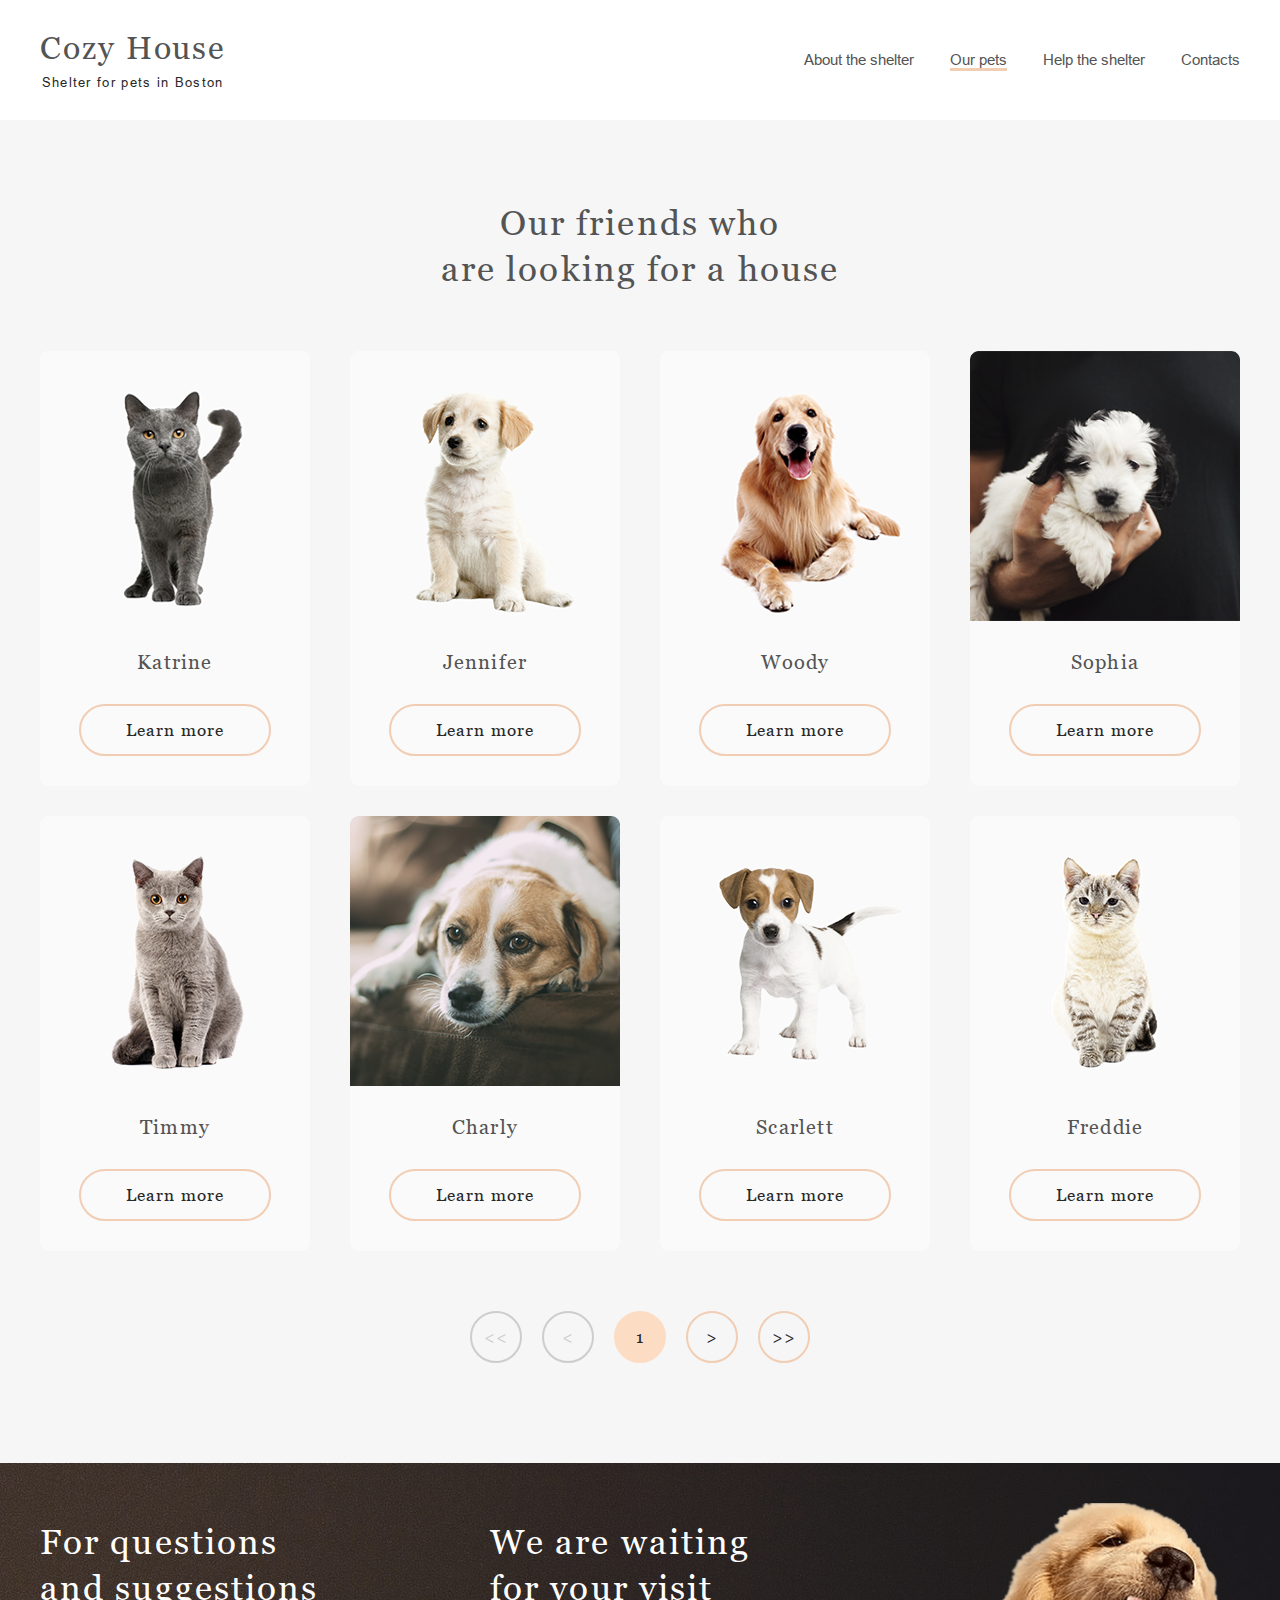
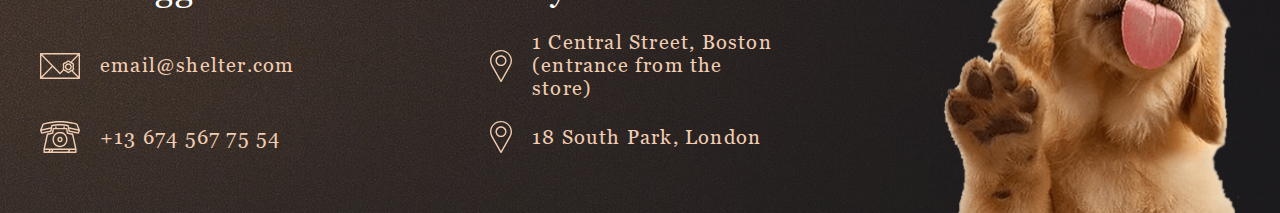
<file: shelter/pages/pets/index.html>
<!DOCTYPE html>
<html lang="en">
    <head>
        <meta charset="UTF-8">
        <meta http-equiv="X-UA-Compatible">
        <meta name="viewport" content="width=device-width, initial-scale=1.0">
        <title>Shelter</title>
        <link rel="stylesheet" type="text/css" href="../../assets/styles/normalize.css" />
        <link rel="stylesheet" href="style.css">
        <link rel="icon" href="../../assets/images/favicon.png">
    </head>
    <body>
        <header>
            <a class="logo" href="../main/index.html">
                <h1 class="title">
                    Cozy House
                </h1>
                <span class="subTitle">
                    Shelter for pets in Boston
                </span>
            </a>
            <nav class="menu">
                <ul>
                    <li>
                        <a href="../main/index.html">
                            About the shelter
                        </a>
                    </li>
                    <li>
                        <a href="#" class="active-link">
                            Our pets
                        </a>
                    </li>
                    <li>
                        <a href="../main/index.html#help">
                            Help the shelter
                        </a>
                    </li>
                    <li>
                        <a href="#contacts">
                            Contacts
                        </a>
                    </li>
                </ul>
              </nav>
        </header>
        <section id="pets-page">
            <div class="heading">
                <h3>
                    Our friends who <br /> are looking for a house
                </h3>
            </div>
            <div class="list-wrapper">
                <div class="card">
                    <img src="../../assets/images/pets-katrine.png" alt="katrine">
                    <p class="petName">Katrine</p>
                    <button class="button_secondary">
                        Learn more
                    </button>
                </div>
                <div class="card">
                    <img src="../../assets/images/pets-jennifer.png" alt="jennifer">
                    <p class="petName">Jennifer</p>
                    <button class="button_secondary">
                        Learn more
                    </button>
                </div>
                <div class="card">
                    <img src="../../assets/images/pets-woody.png" alt="woody">
                    <p class="petName">Woody</p>
                    <button class="button_secondary">
                        Learn more
                    </button>
                </div>
                <div class="card">
                    <img src="../../assets/images/pets-sophia.png" alt="sophia">
                    <p class="petName">Sophia</p>
                    <button class="button_secondary">
                        Learn more
                    </button>
                </div>
                <div class="card">
                    <img src="../../assets/images/pets-timmy.png" alt="timmy">
                    <p class="petName">Timmy</p>
                    <button class="button_secondary">
                        Learn more
                    </button>
                </div>
                <div class="card">
                    <img src="../../assets/images/pets-charly.png" alt="charly">
                    <p class="petName">Charly</p>
                    <button class="button_secondary">
                        Learn more
                    </button>
                </div>
                <div class="card">
                    <img src="../../assets/images/pets-scarlett.png" alt="scarlett">
                    <p class="petName">Scarlett</p>
                    <button class="button_secondary">
                        Learn more
                    </button>
                </div>
                <div class="card">
                    <img src="../../assets/images/pets-freddie.png" alt="freddie">
                    <p class="petName">Freddie</p>
                    <button class="button_secondary">
                        Learn more
                    </button>
                </div>
            </div>
            <div class="pagination-wrapper">
                <div class="pagination-buttons">
                    <div class="arrWrapper">
                        <button class="button_secondary" disabled>
                            &lt;&lt;
                        </button>
                    </div>
                    <div class="arrWrapper">
                        <button class="button_secondary" disabled>
                            &lt;
                        </button>
                    </div>
                    <div class="arrWrapper">
                        <button class="button_secondary active">
                            1
                        </button>
                    </div>
                    <div class="arrWrapper">
                        <button class="button_secondary">
                            &gt;
                        </button>
                    </div>
                    <div class="arrWrapper">
                        <button class="button_secondary">
                            &gt;&gt;
                        </button>
                    </div>
                </div>
            </div>
        </section>
        <footer id="contacts">
            <div class="footer_section">
                <h3 class="title">
                    For questions and suggestions
                </h3>
                <div class="footer-row">
                    <a href="mailto:email@shelter.com">
                        <svg width="40" height="32" viewBox="0 0 40 32" fill="none" xmlns="http://www.w3.org/2000/svg">
                            <path d="M39.315 3H0.684964C0.5033 3 0.329077 3.07325 0.200621 3.20362C0.0721657 3.334 0 3.51084 0 3.69522V28.3048C0 28.4892 0.0721657 28.666 0.200621 28.7964C0.329077 28.9268 0.5033 29 0.684964 29H39.315C39.4967 29 39.6709 28.9268 39.7994 28.7964C39.9278 28.666 40 28.4892 40 28.3048V3.69522C40 3.51084 39.9278 3.334 39.7994 3.20362C39.6709 3.07325 39.4967 3 39.315 3ZM32.5774 18.0331C32.6846 18.5259 32.7954 19.0355 32.6513 19.2882C32.4966 19.5596 31.9966 19.7173 31.5131 19.8699C31.1316 19.9902 30.7373 20.1147 30.3857 20.3212C30.0461 20.5206 29.7523 20.8001 29.4683 21.0704C29.0772 21.4426 28.7079 21.794 28.374 21.794C28.04 21.794 27.6706 21.4425 27.2797 21.0704C26.9956 20.8001 26.7018 20.5205 26.3622 20.3212C26.0107 20.1147 25.6163 19.9903 25.2348 19.8699C24.7513 19.7173 24.2513 19.5596 24.0967 19.2882C23.9526 19.0355 24.0633 18.5259 24.1705 18.0331C24.2584 17.6285 24.3493 17.2103 24.3493 16.7821C24.3493 16.354 24.2584 15.9356 24.1705 15.5311C24.0633 15.0383 23.9526 14.5288 24.0967 14.2759C24.2513 14.0046 24.7513 13.8468 25.2348 13.6942C25.6163 13.5739 26.0107 13.4494 26.3622 13.243C26.7018 13.0435 26.9956 12.764 27.2797 12.4937C27.6706 12.1216 28.04 11.7701 28.374 11.7701C28.7079 11.7701 29.0773 12.1216 29.4683 12.4937C29.7523 12.764 30.0461 13.0435 30.3857 13.243C30.7373 13.4493 31.1316 13.5738 31.5131 13.6941C31.9966 13.8467 32.4966 14.0045 32.6512 14.2758C32.7954 14.5286 32.6846 15.0381 32.5774 15.5309C32.4895 15.9354 32.3986 16.3537 32.3986 16.7819C32.3986 17.2102 32.4895 17.6286 32.5774 18.0331ZM30.5975 11.6608C30.5345 11.6024 30.4705 11.5416 30.4053 11.4795C29.8904 10.9896 29.2497 10.3798 28.374 10.3798C27.4982 10.3798 26.8575 10.9896 26.3426 11.4795C26.1045 11.7061 25.8796 11.9201 25.6761 12.0396C25.4574 12.168 25.1518 12.2645 24.8281 12.3666C24.1276 12.5876 23.3336 12.8381 22.9109 13.5797C22.5001 14.3004 22.6768 15.1134 22.8328 15.8307C22.9081 16.1777 22.9794 16.5055 22.9794 16.7821C22.9794 17.0587 22.9081 17.3866 22.8328 17.7336C22.6975 18.3556 22.5473 19.0496 22.7775 19.693L19.9997 22.5464L2.32449 4.39044H37.6748L30.5975 11.6608ZM11.7007 16L1.36993 26.6116V5.38812L11.7007 16ZM12.6635 16.989L19.5124 24.0242C19.5761 24.0896 19.6519 24.1416 19.7356 24.177C19.8192 24.2125 19.9089 24.2308 19.9996 24.2308C20.0902 24.2308 20.18 24.2125 20.2636 24.177C20.3472 24.1416 20.4231 24.0896 20.4868 24.0242L23.6841 20.7398C24.044 20.9494 24.4495 21.0781 24.8281 21.1976C25.1518 21.2997 25.4575 21.3962 25.6761 21.5245C25.8796 21.644 26.1044 21.8581 26.3426 22.0846C26.8575 22.5746 27.4982 23.1844 28.374 23.1844C29.2496 23.1844 29.8904 22.5746 30.4053 22.0846C30.6434 21.858 30.8682 21.644 31.0718 21.5244C31.2043 21.4466 31.3691 21.3806 31.5502 21.3179L37.675 27.6094H2.32431L12.6635 16.989ZM32.9664 20.7946C33.3117 20.6108 33.6223 20.3612 33.8371 19.9846C34.2479 19.2639 34.0711 18.4508 33.9151 17.7336C33.8398 17.3866 33.7686 17.0587 33.7686 16.7821C33.7686 16.5055 33.8398 16.1777 33.9151 15.8307C34.0711 15.1134 34.2479 14.3005 33.837 13.5797C33.4142 12.8381 32.6203 12.5876 31.9197 12.3666L31.8559 12.3463L38.6301 5.38738V26.6122L32.9664 20.7946Z" fill="#F1CDB3"/>
                            <path d="M28.374 13.2424C26.451 13.2424 24.8865 14.8302 24.8865 16.782C24.8865 18.7337 26.451 20.3215 28.374 20.3215C30.297 20.3215 31.8614 18.7337 31.8614 16.782C31.8614 14.8302 30.2969 13.2424 28.374 13.2424ZM28.374 18.9311C27.2064 18.9311 26.2564 17.967 26.2564 16.782C26.2564 15.5969 27.2063 14.6328 28.374 14.6328C29.5416 14.6328 30.4915 15.5969 30.4915 16.782C30.4915 17.967 29.5415 18.9311 28.374 18.9311Z" fill="#F1CDB3"/>
                        </svg>
                        <span>
                            email@shelter.com
                        </span>
                    </a>
                </div>
                <div class="footer-row">
                    <a href="tel:+13 674 567 75 54">
                        <svg width="40" height="32" viewBox="0 0 40 32" fill="none" xmlns="http://www.w3.org/2000/svg">
                            <path d="M39.9461 8.89543L37.5102 2.9049C37.4685 2.80251 37.4043 2.71139 37.3226 2.63868C37.2408 2.56598 37.1437 2.51367 37.0389 2.48585L34.111 1.70799C25.5388 -0.569376 14.4609 -0.569281 5.88906 1.70799L2.96105 2.48585C2.85626 2.51367 2.75918 2.56598 2.67743 2.63868C2.59568 2.71139 2.53147 2.80251 2.48984 2.9049L0.0539764 8.89543C-0.0131281 9.06038 -0.0178273 9.24503 0.0407965 9.41333L1.01509 12.2089C1.07166 12.3713 1.18339 12.5075 1.32986 12.5925C1.47633 12.6775 1.64776 12.7056 1.8128 12.6717L11.0692 10.7747C11.2084 10.7462 11.3359 10.675 11.4348 10.5706C11.5337 10.4661 11.5993 10.3334 11.623 10.19L12.4245 5.32594C16.8365 4.18994 23.1635 4.18994 27.5753 5.32594L28.3769 10.19C28.4006 10.3335 28.4662 10.4663 28.5651 10.5707C28.664 10.6751 28.7915 10.7463 28.9307 10.7748L38.187 12.6718C38.3521 12.7056 38.5234 12.6774 38.6699 12.5924C38.8164 12.5075 38.9281 12.3714 38.9848 12.209L39.9592 9.41343C40.0178 9.2451 40.0131 9.06043 39.9461 8.89543ZM2.13193 11.1412L1.63183 9.70624L10.5973 7.78606L10.321 9.46295L2.13193 11.1412ZM11.6222 4.0568C11.4935 4.09314 11.3777 4.16636 11.2883 4.26784C11.1989 4.36933 11.1396 4.49486 11.1174 4.62969L10.848 6.26453L1.85991 8.1896L3.65015 3.78707L6.2409 3.09877C14.5991 0.878304 25.4007 0.878208 33.7593 3.09877L36.35 3.78707L38.1403 8.1896L29.1522 6.26453L28.8828 4.62969C28.8606 4.49487 28.8013 4.36936 28.7119 4.26788C28.6224 4.1664 28.5066 4.09318 28.378 4.0568C23.6016 2.70615 16.3984 2.70615 11.6222 4.0568ZM37.8681 11.1412L29.6792 9.46295L29.4028 7.78606L38.3682 9.70624L37.8681 11.1412Z" fill="#F1CDB3"/>
                            <path d="M33.2901 13.1186C33.261 12.9842 33.1948 12.8612 33.0995 12.7643C33.0041 12.6673 32.8836 12.6005 32.7522 12.5717L27.9776 11.526L27.3764 7.51395C27.351 7.34431 27.2672 7.18959 27.1401 7.07781C27.013 6.96603 26.851 6.90458 26.6835 6.90458H24.814V5.96398C24.814 5.56724 24.5002 5.2456 24.1129 5.2456C23.7257 5.2456 23.4119 5.56724 23.4119 5.96398V6.90458H16.5882V5.96398C16.5882 5.56724 16.2744 5.2456 15.8871 5.2456C15.4999 5.2456 15.1861 5.56724 15.1861 5.96398V6.90458H13.3166C13.1491 6.90458 12.9871 6.96603 12.86 7.07781C12.7329 7.18959 12.6491 7.34431 12.6237 7.51395L12.0224 11.526L7.24791 12.5717C7.11654 12.6005 6.996 12.6673 6.90063 12.7643C6.80527 12.8612 6.73908 12.9842 6.70996 13.1186L3.46796 28.0878C3.45692 28.1389 3.45134 28.1911 3.45132 28.2434V31.2816C3.45132 31.4721 3.52519 31.6549 3.65666 31.7896C3.78814 31.9243 3.96645 32 4.15239 32H35.8477C36.0336 32 36.212 31.9243 36.3434 31.7896C36.4749 31.6549 36.5488 31.4721 36.5488 31.2816V28.2434C36.5488 28.1911 36.5432 28.1389 36.5321 28.0878L33.2901 13.1186ZM7.98131 13.8802L12.7885 12.8273C12.9276 12.7968 13.0544 12.7238 13.152 12.6178C13.2496 12.5118 13.3134 12.3779 13.335 12.2338L13.9183 8.34134H26.0819L26.6651 12.2338C26.6867 12.3779 26.7505 12.5118 26.8481 12.6178C26.9457 12.7238 27.0725 12.7968 27.2115 12.8273L32.0189 13.8802L34.9741 27.5251H5.0261L7.98131 13.8802ZM11.7966 28.9618L10.8935 30.5632H9.82782L10.7309 28.9618H11.7966ZM13.416 28.9618H28.6721L27.769 30.5632H12.513L13.416 28.9618ZM4.85345 28.9618H9.11142L8.20836 30.5632H4.85345V28.9618ZM29.3885 30.5632L30.2916 28.9618H35.1466V30.5632H29.3885Z" fill="#F1CDB3"/>
                            <path d="M20 26.1606C24.1492 26.1606 27.5248 22.7016 27.5248 18.45C27.5248 14.1983 24.1492 10.7393 20 10.7393C15.8509 10.7393 12.4753 14.1983 12.4753 18.45C12.4753 22.7016 15.8509 26.1606 20 26.1606ZM20 12.1761C23.3761 12.1761 26.1227 14.9905 26.1227 18.45C26.1227 21.9094 23.3761 24.7238 20 24.7238C16.624 24.7238 13.8774 21.9094 13.8774 18.45C13.8774 14.9905 16.624 12.1761 20 12.1761Z" fill="#F1CDB3"/>
                            <path d="M20 21.1847C21.4717 21.1847 22.6691 19.9578 22.6691 18.4497C22.6691 16.9416 21.4717 15.7147 20 15.7147C18.5283 15.7147 17.3309 16.9416 17.3309 18.4497C17.3309 19.9578 18.5283 21.1847 20 21.1847ZM20 17.1514C20.6987 17.1514 21.267 17.7338 21.267 18.4497C21.267 19.1656 20.6987 19.7479 20 19.7479C19.3014 19.7479 18.733 19.1656 18.733 18.4497C18.733 17.7339 19.3014 17.1514 20 17.1514Z" fill="#F1CDB3"/>
                        </svg>
                        <span>
                            +13 674 567 75 54
                        </span>
                    </a>                        
                </div>
            </div>
            <div class="footer_section">
                <h3 class="title">
                    We are waiting for your visit
                </h3>
                <div class="footer-row">
                    <a href="https://goo.gl/maps/vAiBdSPDFEPpPwTq6" target="_blank">
                        <svg width="22" height="32" viewBox="0 0 22 32" fill="none" xmlns="http://www.w3.org/2000/svg">
                            <path d="M11 0C4.93475 0 3.05176e-05 4.78519 3.05176e-05 10.6667C3.05176e-05 12.4323 0.455262 14.1829 1.32067 15.7357L10.3985 31.6562C10.5193 31.8685 10.7496 32 11 32C11.2504 32 11.4807 31.8685 11.6016 31.6562L20.6827 15.7304C21.5448 14.1829 22 12.4323 22 10.6666C22 4.78519 17.0653 0 11 0ZM19.4762 15.0905L11 29.9557L2.52717 15.0964C1.7732 13.7435 1.37507 12.2116 1.37507 10.6667C1.37507 5.52019 5.69278 1.33337 11 1.33337C16.3073 1.33337 20.625 5.52025 20.625 10.6667C20.625 12.2116 20.2269 13.7435 19.4762 15.0905Z" fill="#F1CDB3"/>
                            <path d="M11 5.33329C7.9674 5.33329 5.50008 7.72585 5.50008 10.6666C5.50008 13.6074 7.9674 16 11 16C14.0327 16 16.5 13.6074 16.5 10.6667C16.5 7.72592 14.0327 5.33329 11 5.33329ZM11 14.6667C8.72537 14.6667 6.87505 12.8724 6.87505 10.6667C6.87505 8.46092 8.72537 6.66667 11 6.66667C13.2747 6.66667 15.125 8.46092 15.125 10.6667C15.125 12.8724 13.2747 14.6667 11 14.6667Z" fill="#F1CDB3"/>
                        </svg>
                        <span>
                            1 Central Street, Boston (entrance from the store)
                        </span>
                    </a>                        
                </div>
                <div class="footer-row">
                    <a href="https://goo.gl/maps/4AoRuPRKrbAMooxD6" target="_blank">
                        <svg width="22" height="32" viewBox="0 0 22 32" fill="none" xmlns="http://www.w3.org/2000/svg">
                            <path d="M11 0C4.93475 0 3.05176e-05 4.78519 3.05176e-05 10.6667C3.05176e-05 12.4323 0.455262 14.1829 1.32067 15.7357L10.3985 31.6562C10.5193 31.8685 10.7496 32 11 32C11.2504 32 11.4807 31.8685 11.6016 31.6562L20.6827 15.7304C21.5448 14.1829 22 12.4323 22 10.6666C22 4.78519 17.0653 0 11 0ZM19.4762 15.0905L11 29.9557L2.52717 15.0964C1.7732 13.7435 1.37507 12.2116 1.37507 10.6667C1.37507 5.52019 5.69278 1.33337 11 1.33337C16.3073 1.33337 20.625 5.52025 20.625 10.6667C20.625 12.2116 20.2269 13.7435 19.4762 15.0905Z" fill="#F1CDB3"/>
                            <path d="M11 5.33329C7.9674 5.33329 5.50008 7.72585 5.50008 10.6666C5.50008 13.6074 7.9674 16 11 16C14.0327 16 16.5 13.6074 16.5 10.6667C16.5 7.72592 14.0327 5.33329 11 5.33329ZM11 14.6667C8.72537 14.6667 6.87505 12.8724 6.87505 10.6667C6.87505 8.46092 8.72537 6.66667 11 6.66667C13.2747 6.66667 15.125 8.46092 15.125 10.6667C15.125 12.8724 13.2747 14.6667 11 14.6667Z" fill="#F1CDB3"/>
                        </svg>
                        <span>
                            18 South Park, London
                        </span>
                    </a>                        
                </div>
            </div>
            <img src="../../assets/images/footer-puppy.png" alt="footer-puppy">
        </footer>
    </body>
</html>
</file>
<file: shelter/pages/main/style.css>
@font-face {
  font-family: "Arial";
  font-weight: 400;
  src: url("../../assets/fonts/arial/arial-regular.ttf") format("truetype");
}

@font-face {
  font-family: "Georgia";
  font-weight: 400;
  src: url("../../assets/fonts/georgia/georgia-regular.ttf") format("truetype");
}

* {
  padding: 0;
  margin: 0;
  font-weight: 400;
}

body {
  max-width: 1280px;
  margin: 0 auto;
}

/* Typography */
h1,
h2,
h3,
h4,
h5 {
  font-family: "Georgia", "Arial", sans-serif;
  font-style: normal;
}

.light-text {
  font-family: "Arial", sans-serif;
  color: #B2B2B2;
  font-style: italic;
  font-size: 12px;
  line-height: 18px;
}

.heading {
  display: -webkit-box;
  display: -ms-flexbox;
  display: flex;
  -webkit-box-orient: horizontal;
  -webkit-box-direction: normal;
      -ms-flex-direction: row;
          flex-direction: row;
  -webkit-box-align: center;
      -ms-flex-align: center;
          align-items: center;
  -webkit-box-pack: center;
      -ms-flex-pack: center;
          justify-content: center;
}

/* Section-main */
section {
  padding: 80px 40px 100px;
}

/* Links-main */
a {
  text-decoration: none;
}

/* Button-styles */
button, .button_primary, .button_secondary {
  -webkit-box-align: center;
      -ms-flex-align: center;
          align-items: center;
  -webkit-box-pack: center;
      -ms-flex-pack: center;
          justify-content: center;
  display: -webkit-box;
  display: -ms-flexbox;
  display: flex;
  -webkit-box-orient: vertical;
  -webkit-box-direction: normal;
      -ms-flex-direction: column;
          flex-direction: column;
  font-family: "Georgia", "Arial", sans-serif;
  border-radius: 100px;
  font-size: 17px;
  line-height: 130%;
  color: #292929;
  letter-spacing: 0.06em;
  height: 52px;
}

button:hover, .button_primary:hover, .button_secondary:hover, .card:hover .button_secondary {
  background: #FDDCC4;
  cursor: pointer;
}

.button_primary {
  border: none;
  background: #F1CDB3;
  padding: 15px 45px;
}

.button_secondary {
  border: 2px solid #F1CDB3;
  -webkit-box-sizing: border-box;
          box-sizing: border-box;
  background: inherit;
}

.button_secondary:hover, .card:hover .button_secondary {
  border-color: #FDDCC4;
}

.arrWrapper {
  margin: auto 0;
}

.arrWrapper button, .arrWrapper .button_primary, .arrWrapper .button_secondary {
  width: 52px;
}

.arrWrapper button:disabled, .arrWrapper .button_primary:disabled, .arrWrapper .button_secondary:disabled {
  border-color: #CDCDCD;
  color: #CDCDCD;
  pointer-events: none;
}

/* Main-header */
header {
  display: -webkit-box;
  display: -ms-flexbox;
  display: flex;
  -webkit-box-orient: horizontal;
  -webkit-box-direction: normal;
      -ms-flex-direction: row;
          flex-direction: row;
  height: 60px;
  -webkit-box-pack: justify;
      -ms-flex-pack: justify;
          justify-content: space-between;
}

header .logo {
  -webkit-box-align: center;
      -ms-flex-align: center;
          align-items: center;
  -webkit-box-pack: center;
      -ms-flex-pack: center;
          justify-content: center;
  display: -webkit-box;
  display: -ms-flexbox;
  display: flex;
  -webkit-box-orient: vertical;
  -webkit-box-direction: normal;
      -ms-flex-direction: column;
          flex-direction: column;
}

header .logo .title {
  display: inline;
  font-size: 32px;
  line-height: 110%;
  letter-spacing: 0.06em;
  margin-bottom: 10px;
}

header .logo .subTitle {
  font-family: "Arial", sans-serif;
  font-size: 13px;
  line-height: 15px;
  letter-spacing: 0.1em;
}

header .menu {
  margin-top: auto;
  margin-bottom: auto;
}

header .menu ul {
  display: -webkit-box;
  display: -ms-flexbox;
  display: flex;
  list-style-type: none;
}

header .menu ul li:not(:last-child) {
  padding-right: 36px;
}

header .menu ul li a {
  font-family: "Arial", sans-serif;
  font-size: 15px;
  line-height: 160%;
}

header .menu ul li a:active, header .menu ul li a.active-link {
  border-bottom: 3px solid #F1CDB3;
}

/* Pet-card */
.card {
  display: -webkit-box;
  display: -ms-flexbox;
  display: flex;
  -webkit-box-orient: vertical;
  -webkit-box-direction: normal;
      -ms-flex-direction: column;
          flex-direction: column;
  -webkit-box-align: center;
      -ms-flex-align: center;
          align-items: center;
  background-color: #FAFAFA;
  border-radius: 9px;
}

.card:hover {
  -webkit-box-shadow: 0px 2px 35px 14px rgba(13, 13, 13, 0.04);
          box-shadow: 0px 2px 35px 14px rgba(13, 13, 13, 0.04);
  background-color: #FFFFFF;
  cursor: pointer;
}

.card p {
  font-family: "Georgia", "Arial", sans-serif;
  font-size: 20px;
  line-height: 23px;
  letter-spacing: 0.06em;
  color: #545454;
  margin: 30px 0;
}

.card button, .card .button_primary, .card .button_secondary {
  margin-bottom: 30px;
  padding: 15px 45px;
}

/* Main-footer */
footer {
  display: -webkit-box;
  display: -ms-flexbox;
  display: flex;
  -webkit-box-orient: horizontal;
  -webkit-box-direction: normal;
      -ms-flex-direction: row;
          flex-direction: row;
  background: url(../../assets/images/footer-background.png), radial-gradient(110.67% 538.64% at 5.73% 50%, #513D2F 0%, #1A1A1C 100%), #211F20;
  -webkit-box-pack: justify;
      -ms-flex-pack: justify;
          justify-content: space-between;
  padding: 40px 40px 0 40px;
}

footer .footer_section {
  display: -webkit-box;
  display: -ms-flexbox;
  display: flex;
  -webkit-box-orient: vertical;
  -webkit-box-direction: normal;
      -ms-flex-direction: column;
          flex-direction: column;
  -webkit-box-pack: justify;
      -ms-flex-pack: justify;
          justify-content: space-between;
  margin-top: 16px;
  height: 234px;
  width: 18.4rem;
}

footer .footer_section h3 {
  font-size: 35px;
  line-height: 130%;
  letter-spacing: 0.06em;
  color: #FFFFFF;
  width: 100%;
}

footer .footer_section .footer-row a {
  display: -webkit-box;
  display: -ms-flexbox;
  display: flex;
  -webkit-box-orient: horizontal;
  -webkit-box-direction: normal;
      -ms-flex-direction: row;
          flex-direction: row;
  -webkit-box-align: center;
      -ms-flex-align: center;
          align-items: center;
}

footer .footer_section .footer-row a svg {
  min-width: -webkit-max-content;
  min-width: -moz-max-content;
  min-width: max-content;
}

footer .footer_section .footer-row a span {
  font-family: "Georgia", "Arial", sans-serif;
  font-size: 20px;
  line-height: 23px;
  letter-spacing: 0.06em;
  padding-left: 20px;
  color: #F1CDB3;
}

.startScreen {
  background: url("../../assets/images/noise.png"), radial-gradient(100% 215.42% at 0% 0%, #5B483A 0%, #262425 100%), #211F20;
  width: 100%;
  height: 908px;
}

.startScreen header {
  padding: 60px 40px;
}

.startScreen header .title {
  color: #F1CDB3;
}

.startScreen header .subTitle {
  color: #FFFFFF;
}

.startScreen header a {
  color: #CDCDCD;
}

.startScreen header a:hover, .startScreen header a:active {
  color: #FAFAFA;
}

.startScreen .startScreenContent {
  display: -webkit-box;
  display: -ms-flexbox;
  display: flex;
  -webkit-box-orient: horizontal;
  -webkit-box-direction: normal;
      -ms-flex-direction: row;
          flex-direction: row;
  -webkit-box-pack: justify;
      -ms-flex-pack: justify;
          justify-content: space-between;
  padding: 0 40px;
}

.startScreen .startScreenContent .content {
  display: -webkit-box;
  display: -ms-flexbox;
  display: flex;
  -webkit-box-orient: vertical;
  -webkit-box-direction: normal;
      -ms-flex-direction: column;
          flex-direction: column;
  margin-top: 10.2rem;
}

.startScreen .startScreenContent .content h2 {
  font-size: 44px;
  line-height: 130%;
  color: #FFFFFF;
}

.startScreen .startScreenContent .content p {
  font-family: "Arial", sans-serif;
  font-size: 15px;
  line-height: 160%;
  color: #CDCDCD;
  padding: 42px 0;
}

.startScreen .startScreenContent .content a {
  height: -webkit-fit-content;
  height: -moz-fit-content;
  height: fit-content;
  width: -webkit-fit-content;
  width: -moz-fit-content;
  width: fit-content;
}

.startScreen .startScreenContent .contentImg {
  height: 100%;
}

#about .aboutContent {
  display: -webkit-box;
  display: -ms-flexbox;
  display: flex;
  -webkit-box-orient: horizontal;
  -webkit-box-direction: normal;
      -ms-flex-direction: row;
          flex-direction: row;
}

#about .aboutContent .aboutContentImg {
  width: 49%;
  height: 408px;
  margin-left: 175px;
}

#about .aboutContent .aboutContent_content {
  display: -webkit-box;
  display: -ms-flexbox;
  display: flex;
  -webkit-box-orient: vertical;
  -webkit-box-direction: normal;
      -ms-flex-direction: column;
          flex-direction: column;
  width: 50%;
  margin: 14px 175px 14px 0;
  -webkit-box-pack: justify;
      -ms-flex-pack: justify;
          justify-content: space-between;
}

#about .aboutContent .aboutContent_content h3 {
  font-size: 35px;
  line-height: 130%;
  letter-spacing: 0.06em;
  color: #545454;
}

#about .aboutContent .aboutContent_content p {
  font-family: "Arial", sans-serif;
  font-size: 15px;
  line-height: 160%;
  color: #4C4C4C;
}

#pets {
  background-color: #F6F6F6;
}

#pets .petsContent h3 {
  font-size: 35px;
  line-height: 130%;
  letter-spacing: 0.06em;
  color: #545454;
  -webkit-box-align: center;
      -ms-flex-align: center;
          align-items: center;
  text-align: center;
  height: 90px;
}

#pets .petsContent .sliderWrapper {
  display: -webkit-box;
  display: -ms-flexbox;
  display: flex;
  -webkit-box-orient: horizontal;
  -webkit-box-direction: normal;
      -ms-flex-direction: row;
          flex-direction: row;
  padding: 60px 0;
  -webkit-box-pack: justify;
      -ms-flex-pack: justify;
          justify-content: space-between;
}

#pets .petsContent .sliderWrapper .slides {
  display: -webkit-box;
  display: -ms-flexbox;
  display: flex;
  -webkit-box-orient: horizontal;
  -webkit-box-direction: normal;
      -ms-flex-direction: row;
          flex-direction: row;
  -webkit-column-gap: 90px;
          column-gap: 90px;
}

#pets .petsContent a {
  margin: auto;
  width: -webkit-fit-content;
  width: -moz-fit-content;
  width: fit-content;
  height: -webkit-fit-content;
  height: -moz-fit-content;
  height: fit-content;
}

#help .help-content h3 {
  -webkit-box-align: center;
      -ms-flex-align: center;
          align-items: center;
  -webkit-box-pack: center;
      -ms-flex-pack: center;
          justify-content: center;
  font-size: 35px;
  line-height: 130%;
  letter-spacing: 0.06em;
  color: #545454;
  text-align: center;
}

#help .help-content .list {
  display: -webkit-box;
  display: -ms-flexbox;
  display: flex;
  -webkit-box-orient: horizontal;
  -webkit-box-direction: normal;
      -ms-flex-direction: row;
          flex-direction: row;
  margin: 60px 85px 0;
  -ms-flex-wrap: wrap;
      flex-wrap: wrap;
  -webkit-box-pack: center;
      -ms-flex-pack: center;
          justify-content: center;
  row-gap: 55px;
}

#help .help-content .list .item {
  -webkit-box-align: center;
      -ms-flex-align: center;
          align-items: center;
  -webkit-box-pack: center;
      -ms-flex-pack: center;
          justify-content: center;
  display: -webkit-box;
  display: -ms-flexbox;
  display: flex;
  -webkit-box-orient: vertical;
  -webkit-box-direction: normal;
      -ms-flex-direction: column;
          flex-direction: column;
}

#help .help-content .list .item:not(:nth-child(5)):not(:last-child) {
  margin-right: 120px;
}

#help .help-content .list .item p {
  font-family: "Georgia", "Arial", sans-serif;
  font-size: 20px;
  line-height: 23px;
  letter-spacing: 0.06em;
  color: #545454;
  margin-top: 30px;
}

#donation {
  background-color: #F6F6F6;
}

#donation .donation-content {
  display: -webkit-box;
  display: -ms-flexbox;
  display: flex;
  -webkit-box-orient: horizontal;
  -webkit-box-direction: normal;
      -ms-flex-direction: row;
          flex-direction: row;
  margin: 0 140px;
  -webkit-box-pack: justify;
      -ms-flex-pack: justify;
          justify-content: space-between;
}

#donation .donation-content .donation-img {
  margin: auto 0;
}

#donation .donation-content .donation-text {
  display: -webkit-box;
  display: -ms-flexbox;
  display: flex;
  -webkit-box-orient: vertical;
  -webkit-box-direction: normal;
      -ms-flex-direction: column;
          flex-direction: column;
  width: 380px;
  -webkit-box-pack: justify;
      -ms-flex-pack: justify;
          justify-content: space-between;
}

#donation .donation-content .donation-text h3,
#donation .donation-content .donation-text h2 {
  color: #545454;
}

#donation .donation-content .donation-text h3 {
  font-size: 35px;
  line-height: 130%;
  letter-spacing: 0.06em;
}

#donation .donation-content .donation-text h5 {
  font-size: 15px;
  line-height: 110%;
  letter-spacing: 0.06em;
  margin-top: 20px;
}

#donation .donation-content .donation-text .credit-card {
  display: -webkit-box;
  display: -ms-flexbox;
  display: flex;
  -webkit-box-orient: horizontal;
  -webkit-box-direction: normal;
      -ms-flex-direction: row;
          flex-direction: row;
  background: #F1CDB3;
  border-radius: 9px;
  width: -webkit-fit-content;
  width: -moz-fit-content;
  width: fit-content;
  margin: 20px 0;
}

#donation .donation-content .donation-text .credit-card svg {
  margin: 10px 0 10px 15px;
}

#donation .donation-content .donation-text .credit-card a {
  font-family: "Georgia", "Arial", sans-serif;
  font-size: 20px;
  line-height: 23px;
  letter-spacing: 0.06em;
  color: #545454;
  margin: 10px 15px;
}
/*# sourceMappingURL=style.css.map */
</file>
<file: shelter/pages/pets/style.css>
@font-face {
  font-family: "Arial";
  font-weight: 400;
  src: url("../../assets/fonts/arial/arial-regular.ttf") format("truetype");
}

@font-face {
  font-family: "Georgia";
  font-weight: 400;
  src: url("../../assets/fonts/georgia/georgia-regular.ttf") format("truetype");
}

* {
  padding: 0;
  margin: 0;
  font-weight: 400;
}

body {
  max-width: 1280px;
  margin: 0 auto;
}

/* Typography */
h1,
h2,
h3,
h4,
h5 {
  font-family: "Georgia", "Arial", sans-serif;
  font-style: normal;
}

.light-text {
  font-family: "Arial", sans-serif;
  color: #B2B2B2;
  font-style: italic;
  font-size: 12px;
  line-height: 18px;
}

.heading {
  display: -webkit-box;
  display: -ms-flexbox;
  display: flex;
  -webkit-box-orient: horizontal;
  -webkit-box-direction: normal;
      -ms-flex-direction: row;
          flex-direction: row;
  -webkit-box-align: center;
      -ms-flex-align: center;
          align-items: center;
  -webkit-box-pack: center;
      -ms-flex-pack: center;
          justify-content: center;
}

/* Section-main */
section {
  padding: 80px 40px 100px;
}

/* Links-main */
a {
  text-decoration: none;
}

/* Button-styles */
button, .button_primary, .button_secondary {
  -webkit-box-align: center;
      -ms-flex-align: center;
          align-items: center;
  -webkit-box-pack: center;
      -ms-flex-pack: center;
          justify-content: center;
  display: -webkit-box;
  display: -ms-flexbox;
  display: flex;
  -webkit-box-orient: vertical;
  -webkit-box-direction: normal;
      -ms-flex-direction: column;
          flex-direction: column;
  font-family: "Georgia", "Arial", sans-serif;
  border-radius: 100px;
  font-size: 17px;
  line-height: 130%;
  color: #292929;
  letter-spacing: 0.06em;
  height: 52px;
}

button:hover, .button_primary:hover, .button_secondary:hover, .card:hover .button_secondary, #pets-page .pagination-wrapper .pagination-buttons .active {
  background: #FDDCC4;
  cursor: pointer;
}

.button_primary {
  border: none;
  background: #F1CDB3;
  padding: 15px 45px;
}

.button_secondary {
  border: 2px solid #F1CDB3;
  -webkit-box-sizing: border-box;
          box-sizing: border-box;
  background: inherit;
}

.button_secondary:hover, .card:hover .button_secondary, #pets-page .pagination-wrapper .pagination-buttons .active {
  border-color: #FDDCC4;
}

.arrWrapper {
  margin: auto 0;
}

.arrWrapper button, .arrWrapper .button_primary, .arrWrapper .button_secondary {
  width: 52px;
}

.arrWrapper button:disabled, .arrWrapper .button_primary:disabled, .arrWrapper .button_secondary:disabled {
  border-color: #CDCDCD;
  color: #CDCDCD;
  pointer-events: none;
}

/* Main-header */
header {
  display: -webkit-box;
  display: -ms-flexbox;
  display: flex;
  -webkit-box-orient: horizontal;
  -webkit-box-direction: normal;
      -ms-flex-direction: row;
          flex-direction: row;
  height: 60px;
  -webkit-box-pack: justify;
      -ms-flex-pack: justify;
          justify-content: space-between;
}

header .logo {
  -webkit-box-align: center;
      -ms-flex-align: center;
          align-items: center;
  -webkit-box-pack: center;
      -ms-flex-pack: center;
          justify-content: center;
  display: -webkit-box;
  display: -ms-flexbox;
  display: flex;
  -webkit-box-orient: vertical;
  -webkit-box-direction: normal;
      -ms-flex-direction: column;
          flex-direction: column;
}

header .logo .title {
  display: inline;
  font-size: 32px;
  line-height: 110%;
  letter-spacing: 0.06em;
  margin-bottom: 10px;
}

header .logo .subTitle {
  font-family: "Arial", sans-serif;
  font-size: 13px;
  line-height: 15px;
  letter-spacing: 0.1em;
}

header .menu {
  margin-top: auto;
  margin-bottom: auto;
}

header .menu ul {
  display: -webkit-box;
  display: -ms-flexbox;
  display: flex;
  list-style-type: none;
}

header .menu ul li:not(:last-child) {
  padding-right: 36px;
}

header .menu ul li a {
  font-family: "Arial", sans-serif;
  font-size: 15px;
  line-height: 160%;
}

header .menu ul li a:active, header .menu ul li a.active-link {
  border-bottom: 3px solid #F1CDB3;
}

/* Pet-card */
.card {
  display: -webkit-box;
  display: -ms-flexbox;
  display: flex;
  -webkit-box-orient: vertical;
  -webkit-box-direction: normal;
      -ms-flex-direction: column;
          flex-direction: column;
  -webkit-box-align: center;
      -ms-flex-align: center;
          align-items: center;
  background-color: #FAFAFA;
  border-radius: 9px;
}

.card:hover {
  -webkit-box-shadow: 0px 2px 35px 14px rgba(13, 13, 13, 0.04);
          box-shadow: 0px 2px 35px 14px rgba(13, 13, 13, 0.04);
  background-color: #FFFFFF;
  cursor: pointer;
}

.card p {
  font-family: "Georgia", "Arial", sans-serif;
  font-size: 20px;
  line-height: 23px;
  letter-spacing: 0.06em;
  color: #545454;
  margin: 30px 0;
}

.card button, .card .button_primary, .card .button_secondary {
  margin-bottom: 30px;
  padding: 15px 45px;
}

/* Main-footer */
footer {
  display: -webkit-box;
  display: -ms-flexbox;
  display: flex;
  -webkit-box-orient: horizontal;
  -webkit-box-direction: normal;
      -ms-flex-direction: row;
          flex-direction: row;
  background: url(../../assets/images/footer-background.png), radial-gradient(110.67% 538.64% at 5.73% 50%, #513D2F 0%, #1A1A1C 100%), #211F20;
  -webkit-box-pack: justify;
      -ms-flex-pack: justify;
          justify-content: space-between;
  padding: 40px 40px 0 40px;
}

footer .footer_section {
  display: -webkit-box;
  display: -ms-flexbox;
  display: flex;
  -webkit-box-orient: vertical;
  -webkit-box-direction: normal;
      -ms-flex-direction: column;
          flex-direction: column;
  -webkit-box-pack: justify;
      -ms-flex-pack: justify;
          justify-content: space-between;
  margin-top: 16px;
  height: 234px;
  width: 18.4rem;
}

footer .footer_section h3 {
  font-size: 35px;
  line-height: 130%;
  letter-spacing: 0.06em;
  color: #FFFFFF;
  width: 100%;
}

footer .footer_section .footer-row a {
  display: -webkit-box;
  display: -ms-flexbox;
  display: flex;
  -webkit-box-orient: horizontal;
  -webkit-box-direction: normal;
      -ms-flex-direction: row;
          flex-direction: row;
  -webkit-box-align: center;
      -ms-flex-align: center;
          align-items: center;
}

footer .footer_section .footer-row a svg {
  min-width: -webkit-max-content;
  min-width: -moz-max-content;
  min-width: max-content;
}

footer .footer_section .footer-row a span {
  font-family: "Georgia", "Arial", sans-serif;
  font-size: 20px;
  line-height: 23px;
  letter-spacing: 0.06em;
  padding-left: 20px;
  color: #F1CDB3;
}

body header {
  position: -webkit-sticky;
  position: sticky;
  top: 0;
  padding: 30px 40px;
  background-color: #FFFFFF;
}

body header a,
body header .title {
  color: #545454;
}

body header .subTitle {
  color: #292929;
}

body header a:hover {
  color: #292929;
}

body header a:active {
  color: #545454;
}

#pets-page {
  display: -webkit-box;
  display: -ms-flexbox;
  display: flex;
  -webkit-box-orient: vertical;
  -webkit-box-direction: normal;
      -ms-flex-direction: column;
          flex-direction: column;
  background-color: #F6F6F6;
}

#pets-page h3 {
  font-size: 35px;
  line-height: 130%;
  letter-spacing: 0.06em;
  color: #545454;
  -webkit-box-align: center;
      -ms-flex-align: center;
          align-items: center;
  text-align: center;
}

#pets-page .list-wrapper {
  display: -webkit-box;
  display: -ms-flexbox;
  display: flex;
  -webkit-box-orient: horizontal;
  -webkit-box-direction: normal;
      -ms-flex-direction: row;
          flex-direction: row;
  -ms-flex-wrap: wrap;
      flex-wrap: wrap;
  padding: 60px 0;
  -webkit-box-pack: justify;
      -ms-flex-pack: justify;
          justify-content: space-between;
  row-gap: 30px;
}

#pets-page .pagination-wrapper {
  display: -webkit-box;
  display: -ms-flexbox;
  display: flex;
  -webkit-box-orient: horizontal;
  -webkit-box-direction: normal;
      -ms-flex-direction: row;
          flex-direction: row;
  -webkit-box-align: center;
      -ms-flex-align: center;
          align-items: center;
  -webkit-box-pack: center;
      -ms-flex-pack: center;
          justify-content: center;
}

#pets-page .pagination-wrapper .pagination-buttons {
  display: -webkit-box;
  display: -ms-flexbox;
  display: flex;
  -webkit-box-orient: horizontal;
  -webkit-box-direction: normal;
      -ms-flex-direction: row;
          flex-direction: row;
}

#pets-page .pagination-wrapper .pagination-buttons .arrWrapper:not(:last-child) {
  padding-right: 20px;
}
/*# sourceMappingURL=style.css.map */
</file>
